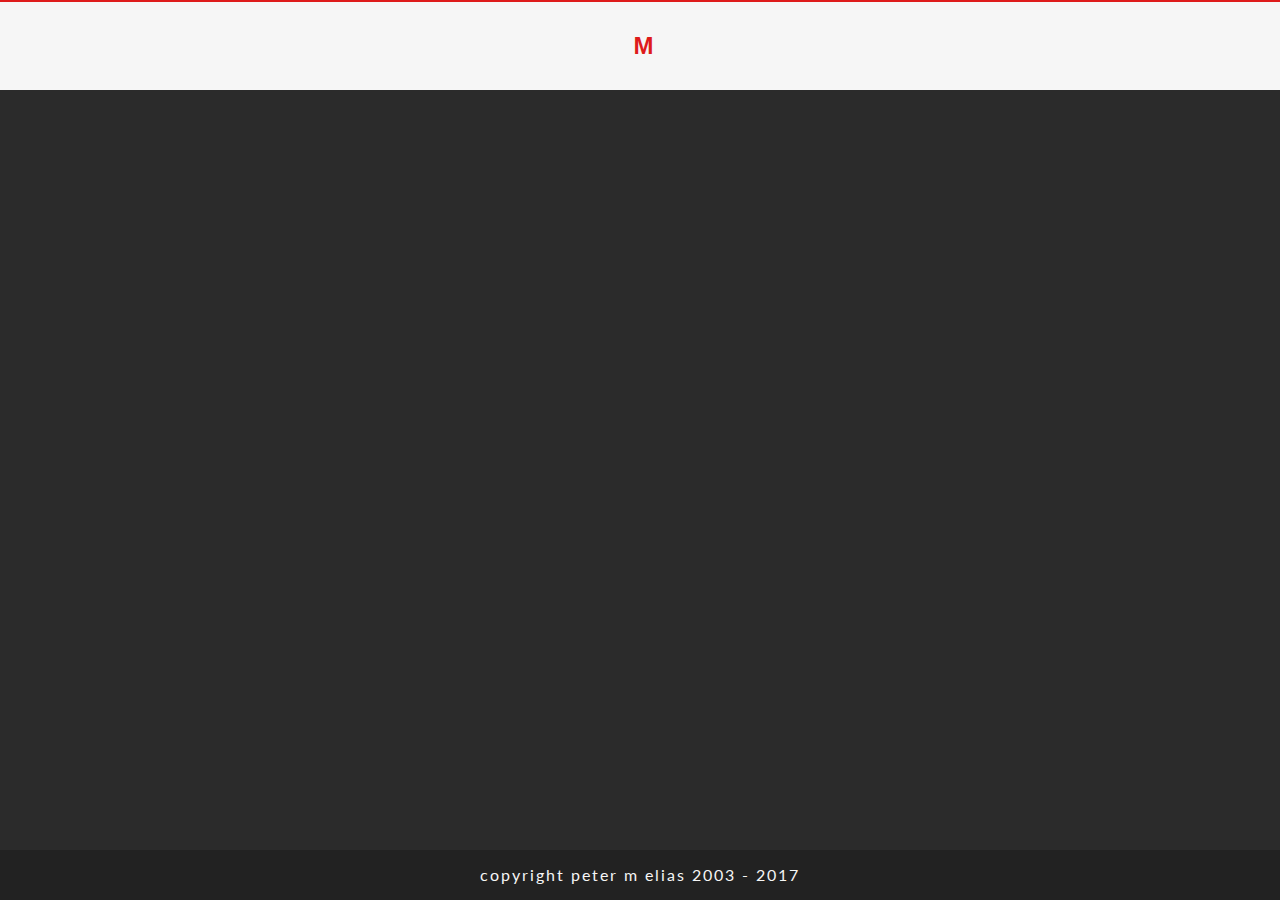
<file: index.html>
<!DOCTYPE html>

<html><head><meta charset="utf-8" /><meta content="width=device-width, initial-scale=1.0" name="viewport" /><link href="/apple-touch-icon-57x57.png" rel="apple-touch-icon" sizes="57x57" /><link href="/apple-touch-icon-60x60.png" rel="apple-touch-icon" sizes="60x60" /><link href="/apple-touch-icon-72x72.png" rel="apple-touch-icon" sizes="72x72" /><link href="/apple-touch-icon-76x76.png" rel="apple-touch-icon" sizes="76x76" /><link href="/apple-touch-icon-114x114.png" rel="apple-touch-icon" sizes="114x114" /><link href="/apple-touch-icon-120x120.png" rel="apple-touch-icon" sizes="120x120" /><link href="/apple-touch-icon-144x144.png" rel="apple-touch-icon" sizes="144x144" /><link href="/apple-touch-icon-152x152.png" rel="apple-touch-icon" sizes="152x152" /><link href="/apple-touch-icon-180x180.png" rel="apple-touch-icon" sizes="180x180" /><link href="/favicon-32x32.png" rel="icon" sizes="32x32" type="image/png" /><link href="/android-chrome-192x192.png" rel="icon" sizes="192x192" type="image/png" /><link href="/favicon-96x96.png" rel="icon" sizes="96x96" type="image/png" /><link href="/favicon-16x16.png" rel="icon" sizes="16x16" type="image/png" /><link href="manifest.json" rel="manifest" /><link color="#5bbad5" href="/safari-pinned-tab.svg" rel="mask-icon" /><meta content="#da532c" name="msapplication-TileColor" /><meta content="/mstile-144x144.png" name="msapplication-TileImage" /><meta content="#ffffff" name="theme-color" /><link href="/bundles/f75509d23d13/all.min.css" rel="stylesheet" /><link href="https://fonts.googleapis.com/css?family=Lato:400,300,400italic,700,900" rel="stylesheet" type="text/css" /><link href="https://fonts.googleapis.com/css?family=Quicksand:400,700" rel="stylesheet" type="text/css" /><link href="https://fonts.googleapis.com/css?family=Josefin+Sans:400,700italic,700,600italic,600,400italic,300italic,300" rel="stylesheet" type="text/css" /><script src="/bundles/a9f223413071/all.min.js"></script><script>!function(e,a,t,n,c,o,s){e.GoogleAnalyticsObject=c,e[c]=e[c]||function(){(e[c].q=e[c].q||[]).push(arguments)},e[c].l=1*new Date,o=a.createElement(t),s=a.getElementsByTagName(t)[0],o.async=1,o.src=n,s.parentNode.insertBefore(o,s)}(window,document,"script","//www.google-analytics.com/analytics.js","ga"),ga("create","UA-22539794-3","auto"),ga("send","pageview");</script><title>Peter M. Elias - Full Stack Developer</title></head><body><section class="l-hero"><article class="header" id="header"><article class="header__content"><h1 class="header__title"><span class="header__peter" id="peter">Peter</span><span class="header__m" id="m">M</span><span class="header__elias" id="elias">Elias</span></h1><h5 class="header__tag">~ Developer &amp; Entrepreneur ~</h5></article></article></section><section class="l-main is-transparent" id="main"><section class="l-navigation"><article class="navlist" id="navlist"><article class="spin-button" id="navlist-expand"><span class="spin-button__icon"></span></article><ul class="navlist__list" id="navlist-list"><li class="navlist__item  "><a href="/projects/">projects</a></li><li class="navlist__item  "><a href="https://medium.com/@petermelias" target="_blank">writings</a></li><li class="navlist__item  "><a href="/engineering-philosophy/">engineering</a></li><li class="navlist__item  "><a href="/about/">about</a></li><li class="navlist__item  "><a href="https://www.github.com/petermelias" target="_blank">github</a></li></ul></article></section><section class="l-page"><article class="intent"><h3 class="page-header">Welcome.</h3><p class="intent__blurb">Take a look at some of my <a href="/projects/">recent projects </a>or read some of <a href="https://medium.com/@petermelias/" target="_blank">things I have written about.</a></p><p class="intent__blurb">My <a href="/engineering-philosophy/">engineering philosophy</a> and the <a href="/about/">story of my journey</a> as a software engineer might also be interesting.</p></article></section></section><section class="l-footer"><footer><section class="footer-content"><p class="footer__text">copyright peter m elias 2003 - 2017</p></section></footer></section><button class="js-intercom-cta hidden"></button><script src="/javascript/intercom.js" type="text/javascript"></script></body></html>
</file>
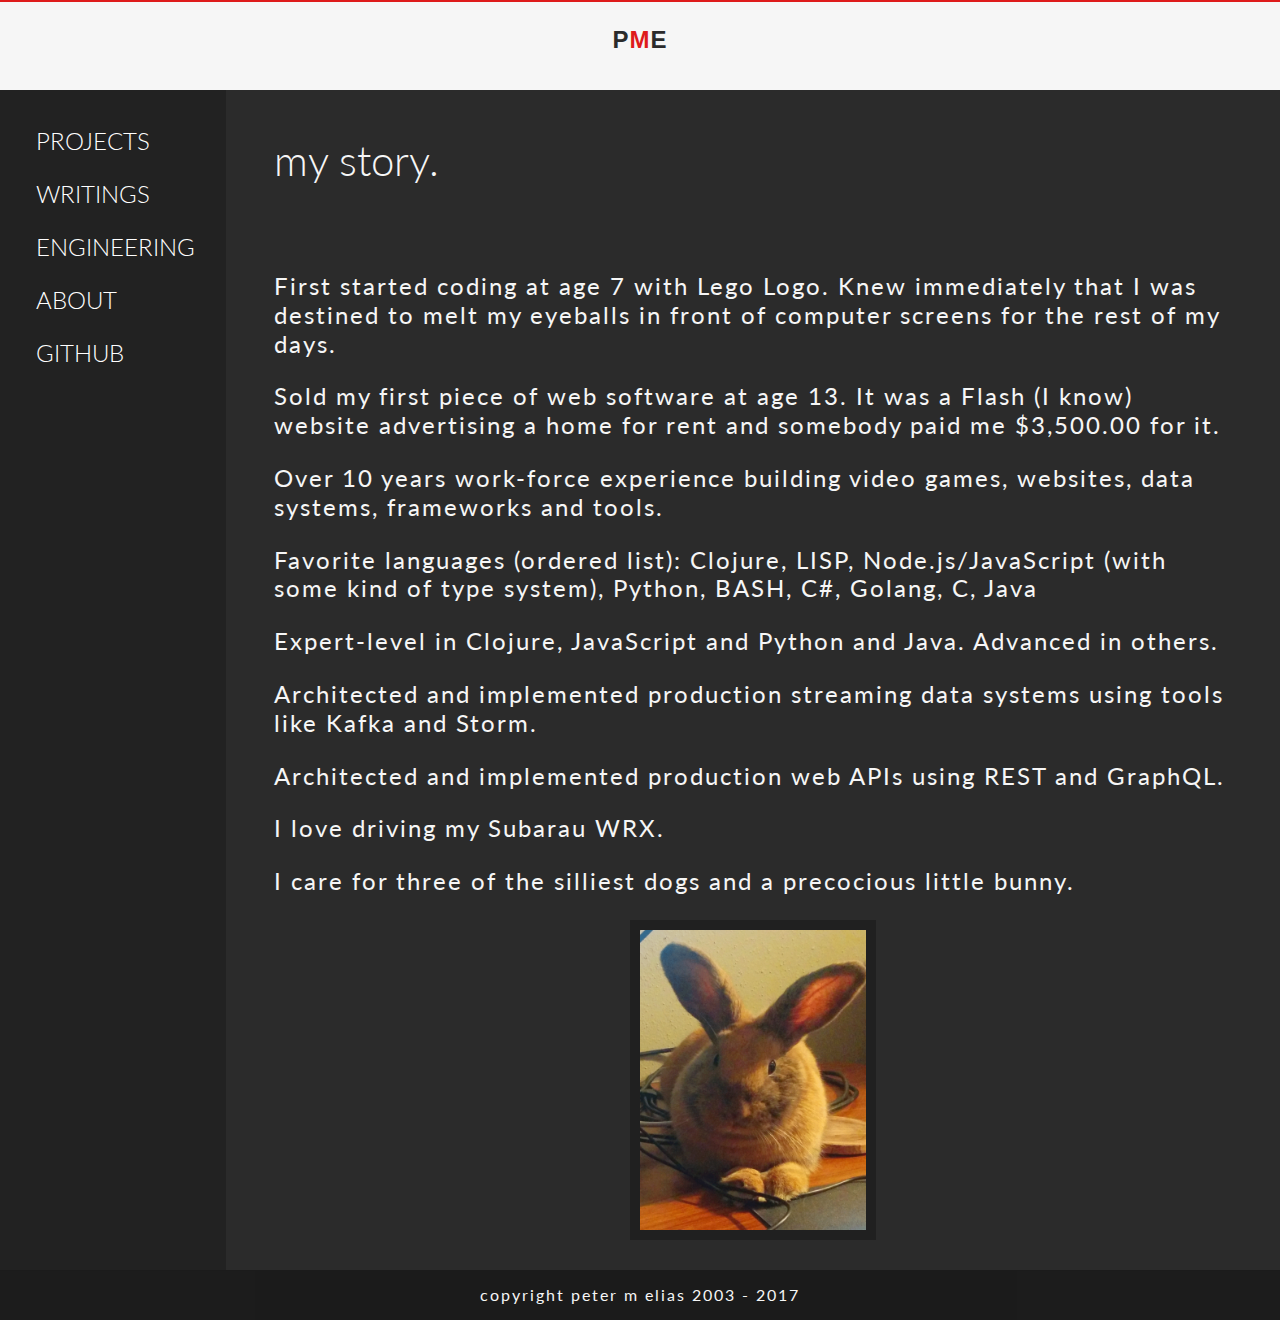
<file: about/index.html>
<!DOCTYPE html>

<html><head><meta charset="utf-8" /><meta content="width=device-width, initial-scale=1.0" name="viewport" /><link href="/apple-touch-icon-57x57.png" rel="apple-touch-icon" sizes="57x57" /><link href="/apple-touch-icon-60x60.png" rel="apple-touch-icon" sizes="60x60" /><link href="/apple-touch-icon-72x72.png" rel="apple-touch-icon" sizes="72x72" /><link href="/apple-touch-icon-76x76.png" rel="apple-touch-icon" sizes="76x76" /><link href="/apple-touch-icon-114x114.png" rel="apple-touch-icon" sizes="114x114" /><link href="/apple-touch-icon-120x120.png" rel="apple-touch-icon" sizes="120x120" /><link href="/apple-touch-icon-144x144.png" rel="apple-touch-icon" sizes="144x144" /><link href="/apple-touch-icon-152x152.png" rel="apple-touch-icon" sizes="152x152" /><link href="/apple-touch-icon-180x180.png" rel="apple-touch-icon" sizes="180x180" /><link href="/favicon-32x32.png" rel="icon" sizes="32x32" type="image/png" /><link href="/android-chrome-192x192.png" rel="icon" sizes="192x192" type="image/png" /><link href="/favicon-96x96.png" rel="icon" sizes="96x96" type="image/png" /><link href="/favicon-16x16.png" rel="icon" sizes="16x16" type="image/png" /><link href="manifest.json" rel="manifest" /><link color="#5bbad5" href="/safari-pinned-tab.svg" rel="mask-icon" /><meta content="#da532c" name="msapplication-TileColor" /><meta content="/mstile-144x144.png" name="msapplication-TileImage" /><meta content="#ffffff" name="theme-color" /><link href="/bundles/f75509d23d13/all.min.css" rel="stylesheet" /><link href="https://fonts.googleapis.com/css?family=Lato:400,300,400italic,700,900" rel="stylesheet" type="text/css" /><link href="https://fonts.googleapis.com/css?family=Quicksand:400,700" rel="stylesheet" type="text/css" /><link href="https://fonts.googleapis.com/css?family=Josefin+Sans:400,700italic,700,600italic,600,400italic,300italic,300" rel="stylesheet" type="text/css" /><script src="/bundles/a9f223413071/all.min.js"></script><script>!function(e,a,t,n,c,o,s){e.GoogleAnalyticsObject=c,e[c]=e[c]||function(){(e[c].q=e[c].q||[]).push(arguments)},e[c].l=1*new Date,o=a.createElement(t),s=a.getElementsByTagName(t)[0],o.async=1,o.src=n,s.parentNode.insertBefore(o,s)}(window,document,"script","//www.google-analytics.com/analytics.js","ga"),ga("create","UA-22539794-3","auto"),ga("send","pageview");</script><title>Peter M. Elias - Full Stack Developer</title></head><body><section class="l-header"><article class="header-mini"><article class="header-mini__content"><a href="/"></a><h6 class="header-mini__title">P<span class="header-mini__red">M</span>E</h6><h5 class="header-mini__current-page">about</h5></article></article></section><section class="l-main"><section class="l-navigation"><article class="navlist" id="navlist"><article class="spin-button" id="navlist-expand"><span class="spin-button__icon"></span></article><ul class="navlist__list" id="navlist-list"><li class="navlist__item  "><a href="/projects/">projects</a></li><li class="navlist__item  "><a href="https://medium.com/@petermelias" target="_blank">writings</a></li><li class="navlist__item  "><a href="/engineering-philosophy/">engineering</a></li><li class="navlist__item  "><a href="/about/">about</a></li><li class="navlist__item  "><a href="https://www.github.com/petermelias" target="_blank">github</a></li></ul></article></section><section class="l-page"><article class="about-content"><h3 class="page-header">my story.</h3><p class="about-content__blurb">First started coding at age 7 with Lego Logo. Knew immediately that I was destined to melt my eyeballs in front of computer screens for the rest of my days.</p><p class="about-content__blurb">Sold my first piece of web software at age 13. It was a Flash (I know) website advertising a home for rent and somebody paid me $3,500.00 for it.</p><p class="about-content__blurb">Over 10 years work-force experience building video games, websites, data systems, frameworks and tools.</p><p class="about-content__blurb">Favorite languages (ordered list): Clojure, LISP, Node.js/JavaScript (with some kind of type system), Python, BASH, C#, Golang, C, Java</p><p class="about-content__blurb">Expert-level in Clojure, JavaScript and Python and Java. Advanced in others.</p><p class="about-content__blurb">Architected and implemented production streaming data systems using tools like Kafka and Storm.</p><p class="about-content__blurb">Architected and implemented production web APIs using REST and GraphQL.</p><p class="about-content__blurb">I love driving my Subarau WRX.</p><p class="about-content__blurb">I care for three of the silliest dogs and a precocious little bunny.</p><article class="buntin-container"><img class="buntin" src="/images/buntin-thumb-111.png" srcset="/images/buntin-large-1112.png 1112w, /images/buntin-med-556.png 556w, /images/buntin-small-278.png 278w, /images/buntin-thumb-111.png 111w" /></article></article></section></section><section class="l-footer"><footer><section class="footer-content"></section></footer></section><section class="l-footer"><footer><section class="footer-content"><p class="footer__text">copyright peter m elias 2003 - 2017</p></section></footer></section><button class="js-intercom-cta hidden"></button><script src="/javascript/intercom.js" type="text/javascript"></script></body></html>
</file>
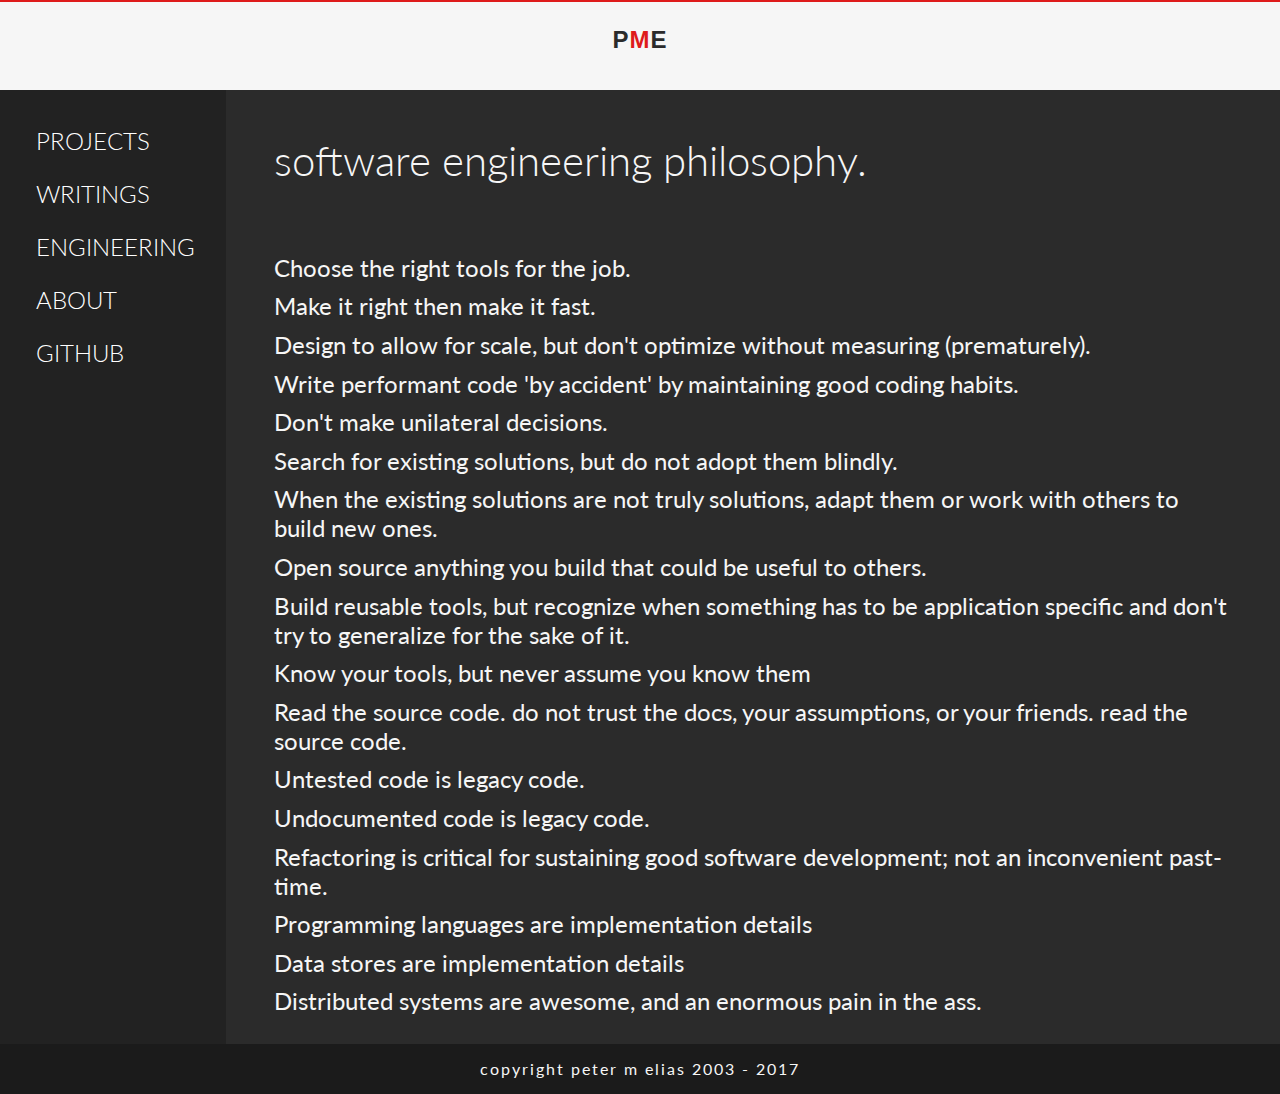
<file: engineering-philosophy/index.html>
<!DOCTYPE html>

<html><head><meta charset="utf-8" /><meta content="width=device-width, initial-scale=1.0" name="viewport" /><link href="/apple-touch-icon-57x57.png" rel="apple-touch-icon" sizes="57x57" /><link href="/apple-touch-icon-60x60.png" rel="apple-touch-icon" sizes="60x60" /><link href="/apple-touch-icon-72x72.png" rel="apple-touch-icon" sizes="72x72" /><link href="/apple-touch-icon-76x76.png" rel="apple-touch-icon" sizes="76x76" /><link href="/apple-touch-icon-114x114.png" rel="apple-touch-icon" sizes="114x114" /><link href="/apple-touch-icon-120x120.png" rel="apple-touch-icon" sizes="120x120" /><link href="/apple-touch-icon-144x144.png" rel="apple-touch-icon" sizes="144x144" /><link href="/apple-touch-icon-152x152.png" rel="apple-touch-icon" sizes="152x152" /><link href="/apple-touch-icon-180x180.png" rel="apple-touch-icon" sizes="180x180" /><link href="/favicon-32x32.png" rel="icon" sizes="32x32" type="image/png" /><link href="/android-chrome-192x192.png" rel="icon" sizes="192x192" type="image/png" /><link href="/favicon-96x96.png" rel="icon" sizes="96x96" type="image/png" /><link href="/favicon-16x16.png" rel="icon" sizes="16x16" type="image/png" /><link href="manifest.json" rel="manifest" /><link color="#5bbad5" href="/safari-pinned-tab.svg" rel="mask-icon" /><meta content="#da532c" name="msapplication-TileColor" /><meta content="/mstile-144x144.png" name="msapplication-TileImage" /><meta content="#ffffff" name="theme-color" /><link href="/bundles/f75509d23d13/all.min.css" rel="stylesheet" /><link href="https://fonts.googleapis.com/css?family=Lato:400,300,400italic,700,900" rel="stylesheet" type="text/css" /><link href="https://fonts.googleapis.com/css?family=Quicksand:400,700" rel="stylesheet" type="text/css" /><link href="https://fonts.googleapis.com/css?family=Josefin+Sans:400,700italic,700,600italic,600,400italic,300italic,300" rel="stylesheet" type="text/css" /><script src="/bundles/a9f223413071/all.min.js"></script><script>!function(e,a,t,n,c,o,s){e.GoogleAnalyticsObject=c,e[c]=e[c]||function(){(e[c].q=e[c].q||[]).push(arguments)},e[c].l=1*new Date,o=a.createElement(t),s=a.getElementsByTagName(t)[0],o.async=1,o.src=n,s.parentNode.insertBefore(o,s)}(window,document,"script","//www.google-analytics.com/analytics.js","ga"),ga("create","UA-22539794-3","auto"),ga("send","pageview");</script><title>Peter M. Elias - Full Stack Developer</title></head><body><section class="l-header"><article class="header-mini"><article class="header-mini__content"><a href="/"></a><h6 class="header-mini__title">P<span class="header-mini__red">M</span>E</h6><h5 class="header-mini__current-page">engineering philosophy.</h5></article></article></section><section class="l-main"><section class="l-navigation"><article class="navlist" id="navlist"><article class="spin-button" id="navlist-expand"><span class="spin-button__icon"></span></article><ul class="navlist__list" id="navlist-list"><li class="navlist__item  "><a href="/projects/">projects</a></li><li class="navlist__item  "><a href="https://medium.com/@petermelias" target="_blank">writings</a></li><li class="navlist__item  "><a href="/engineering-philosophy/">engineering</a></li><li class="navlist__item  "><a href="/about/">about</a></li><li class="navlist__item  "><a href="https://www.github.com/petermelias" target="_blank">github</a></li></ul></article></section><section class="l-page"><article class="about-content"><h3 class="page-header">software engineering philosophy.</h3><p class="about-content__blurb"></p><ul><li>Choose the right tools for the job.</li><li>Make it right then make it fast.</li><li>Design to allow for scale, but don't optimize without measuring (prematurely).</li><li>Write performant code 'by accident' by maintaining good coding habits.</li><li>Don't make unilateral decisions.</li><li>Search for existing solutions, but do not adopt them blindly.</li><li>When the existing solutions are not truly solutions, adapt them or work with others to build new ones.</li><li>Open source anything you build that could be useful to others.</li><li>Build reusable tools, but recognize when something has to be application specific and don't try to generalize for the sake of it.</li><li>Know your tools, but never assume you know them</li><li>Read the source code. do not trust the docs, your assumptions, or your friends. read the source code.</li><li>Untested code is legacy code.</li><li>Undocumented code is legacy code.</li><li>Refactoring is critical for sustaining good software development; not an inconvenient past-time.</li><li>Programming languages are implementation details</li><li>Data stores are implementation details</li><li>Distributed systems are awesome, and an enormous pain in the ass.</li></ul></article></section></section><section class="l-footer"><footer><section class="footer-content"></section></footer></section><section class="l-footer"><footer><section class="footer-content"><p class="footer__text">copyright peter m elias 2003 - 2017</p></section></footer></section><button class="js-intercom-cta hidden"></button><script src="/javascript/intercom.js" type="text/javascript"></script></body></html>
</file>
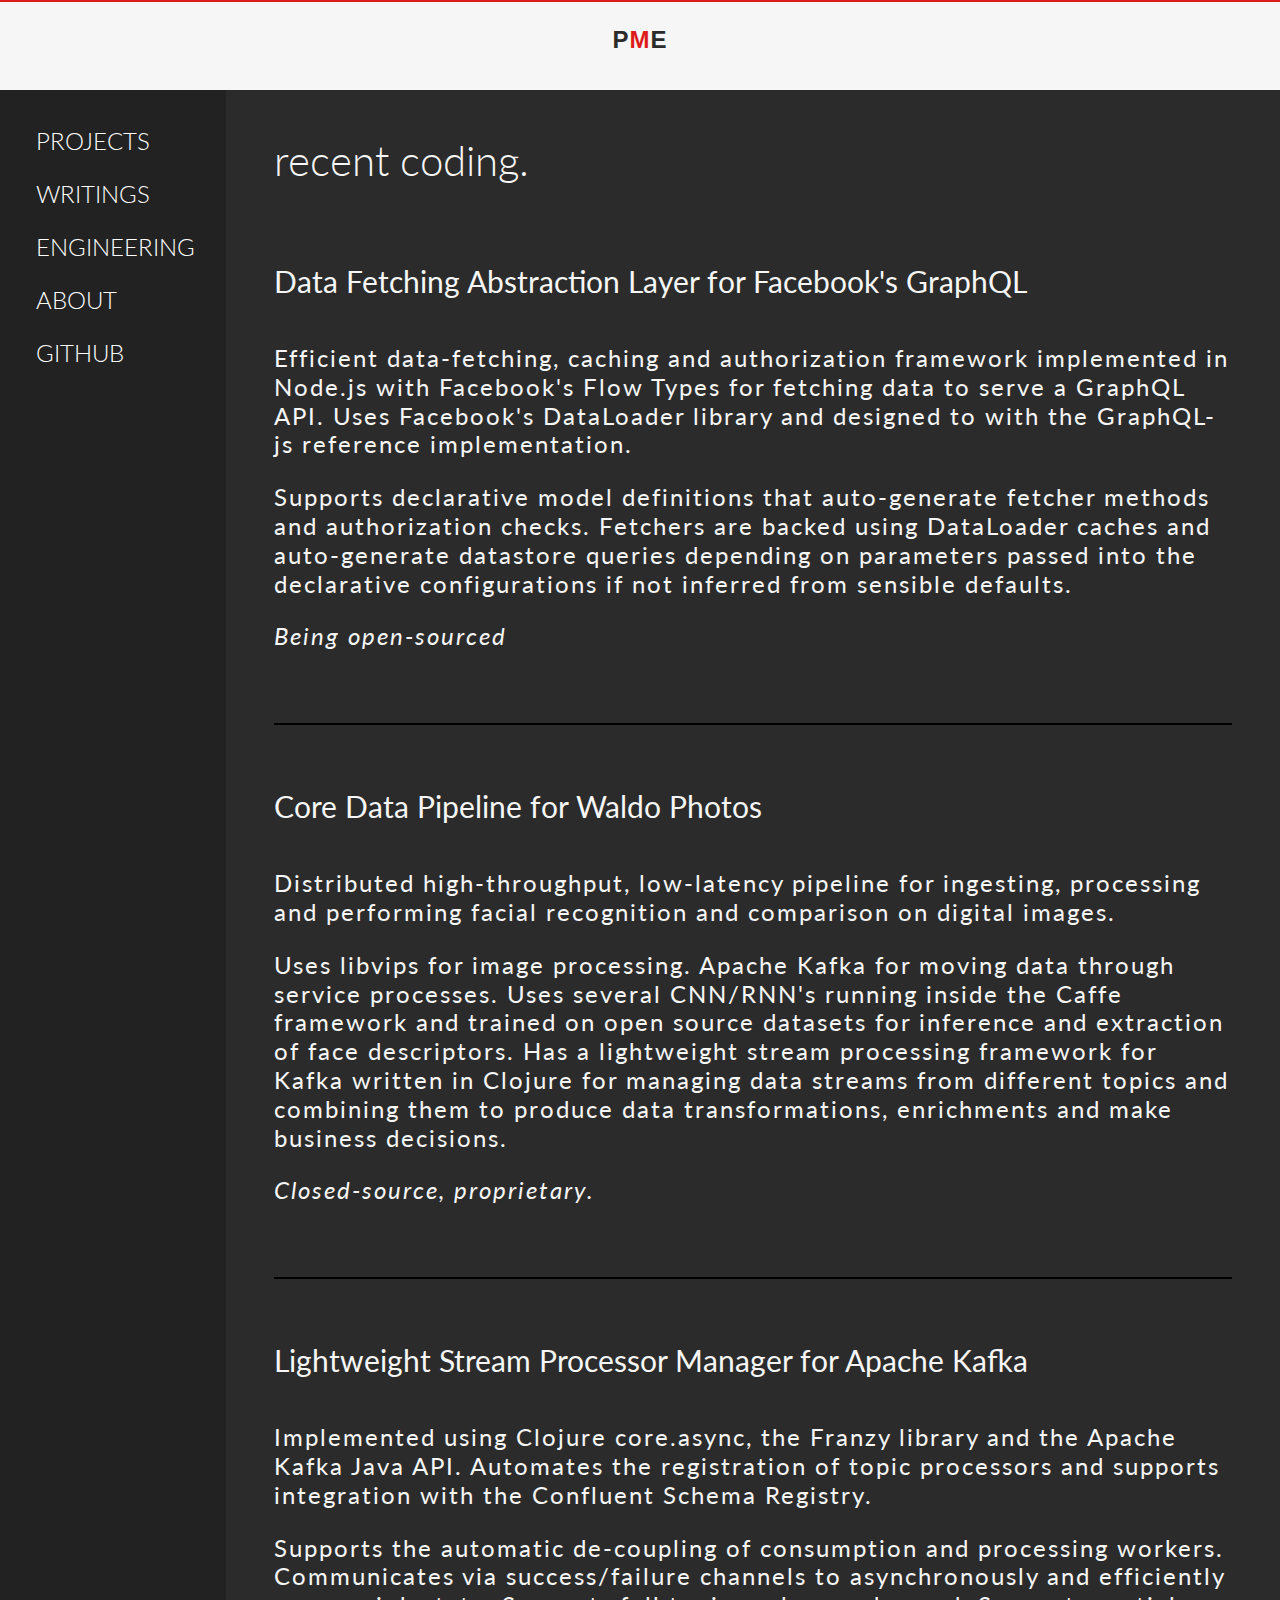
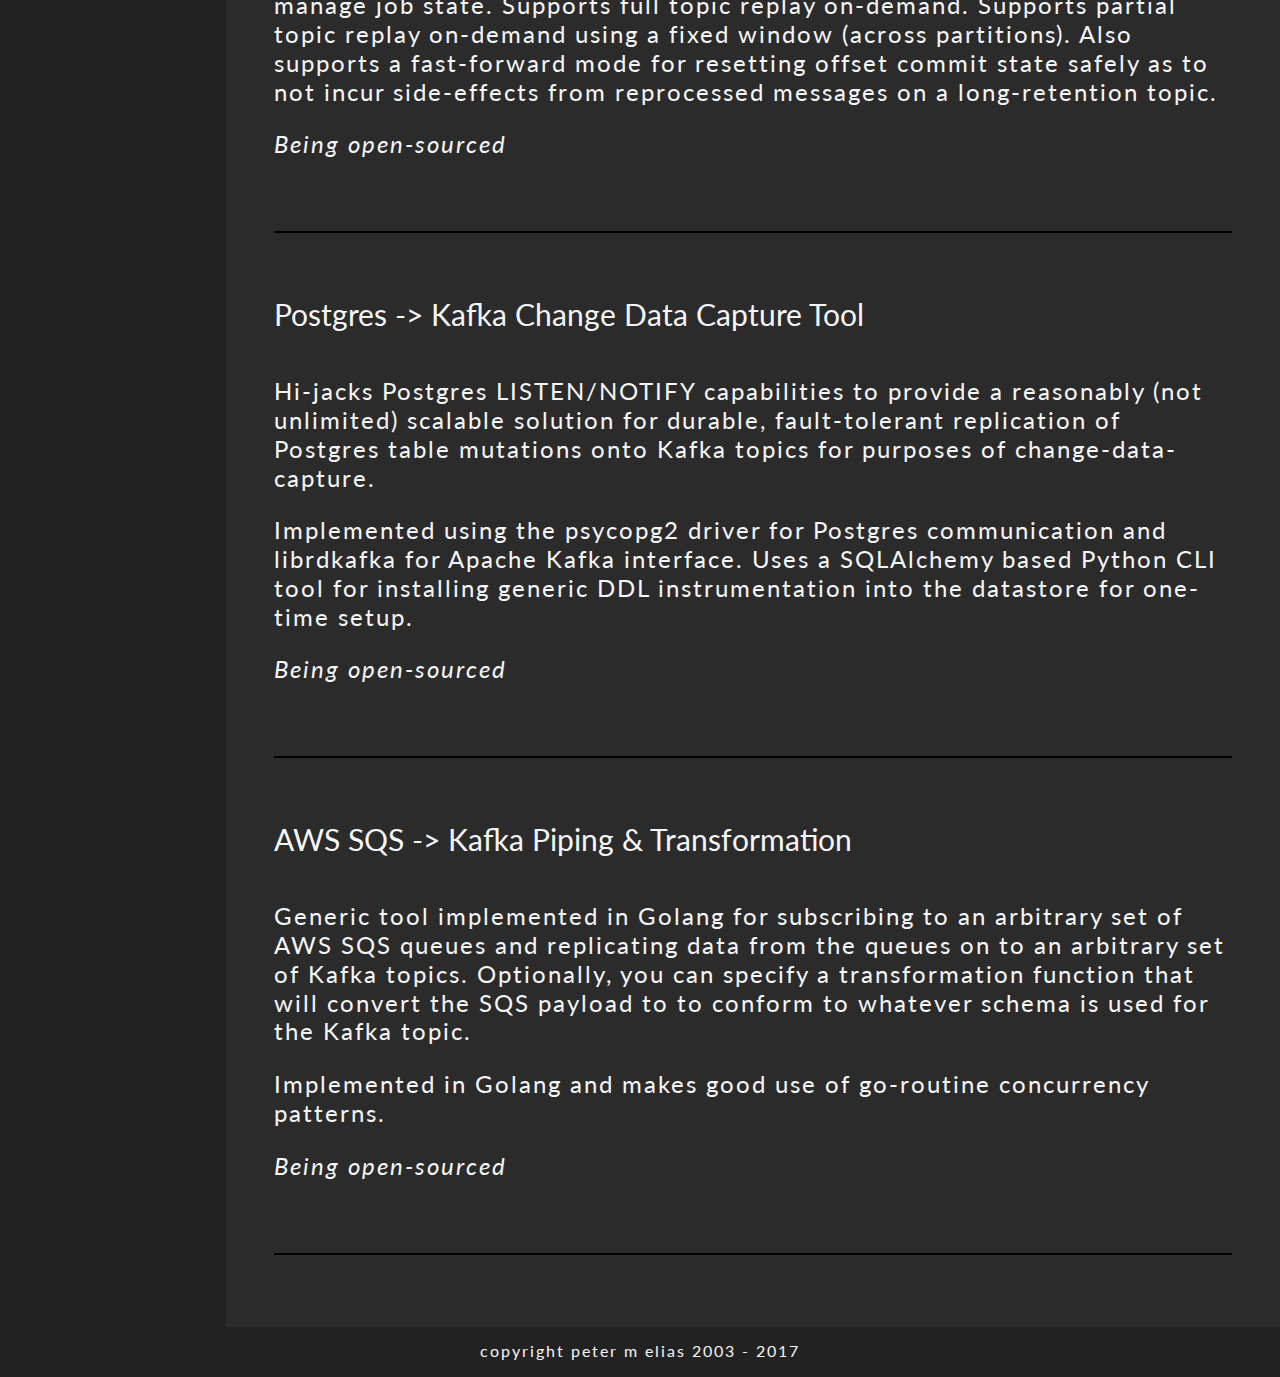
<file: projects/index.html>
<!DOCTYPE html>

<html><head><meta charset="utf-8" /><meta content="width=device-width, initial-scale=1.0" name="viewport" /><link href="/apple-touch-icon-57x57.png" rel="apple-touch-icon" sizes="57x57" /><link href="/apple-touch-icon-60x60.png" rel="apple-touch-icon" sizes="60x60" /><link href="/apple-touch-icon-72x72.png" rel="apple-touch-icon" sizes="72x72" /><link href="/apple-touch-icon-76x76.png" rel="apple-touch-icon" sizes="76x76" /><link href="/apple-touch-icon-114x114.png" rel="apple-touch-icon" sizes="114x114" /><link href="/apple-touch-icon-120x120.png" rel="apple-touch-icon" sizes="120x120" /><link href="/apple-touch-icon-144x144.png" rel="apple-touch-icon" sizes="144x144" /><link href="/apple-touch-icon-152x152.png" rel="apple-touch-icon" sizes="152x152" /><link href="/apple-touch-icon-180x180.png" rel="apple-touch-icon" sizes="180x180" /><link href="/favicon-32x32.png" rel="icon" sizes="32x32" type="image/png" /><link href="/android-chrome-192x192.png" rel="icon" sizes="192x192" type="image/png" /><link href="/favicon-96x96.png" rel="icon" sizes="96x96" type="image/png" /><link href="/favicon-16x16.png" rel="icon" sizes="16x16" type="image/png" /><link href="manifest.json" rel="manifest" /><link color="#5bbad5" href="/safari-pinned-tab.svg" rel="mask-icon" /><meta content="#da532c" name="msapplication-TileColor" /><meta content="/mstile-144x144.png" name="msapplication-TileImage" /><meta content="#ffffff" name="theme-color" /><link href="/bundles/f75509d23d13/all.min.css" rel="stylesheet" /><link href="https://fonts.googleapis.com/css?family=Lato:400,300,400italic,700,900" rel="stylesheet" type="text/css" /><link href="https://fonts.googleapis.com/css?family=Quicksand:400,700" rel="stylesheet" type="text/css" /><link href="https://fonts.googleapis.com/css?family=Josefin+Sans:400,700italic,700,600italic,600,400italic,300italic,300" rel="stylesheet" type="text/css" /><script src="/bundles/a9f223413071/all.min.js"></script><script>!function(e,a,t,n,c,o,s){e.GoogleAnalyticsObject=c,e[c]=e[c]||function(){(e[c].q=e[c].q||[]).push(arguments)},e[c].l=1*new Date,o=a.createElement(t),s=a.getElementsByTagName(t)[0],o.async=1,o.src=n,s.parentNode.insertBefore(o,s)}(window,document,"script","//www.google-analytics.com/analytics.js","ga"),ga("create","UA-22539794-3","auto"),ga("send","pageview");</script><title>Peter M. Elias - Full Stack Developer</title></head><body><section class="l-header"><article class="header-mini"><article class="header-mini__content"><a href="/"></a><h6 class="header-mini__title">P<span class="header-mini__red">M</span>E</h6><h5 class="header-mini__current-page">projects</h5></article></article></section><section class="l-main" id="main"><section class="l-navigation"><article class="navlist" id="navlist"><article class="spin-button" id="navlist-expand"><span class="spin-button__icon"></span></article><ul class="navlist__list" id="navlist-list"><li class="navlist__item  "><a href="/projects/">projects</a></li><li class="navlist__item  "><a href="https://medium.com/@petermelias" target="_blank">writings</a></li><li class="navlist__item  "><a href="/engineering-philosophy/">engineering</a></li><li class="navlist__item  "><a href="/about/">about</a></li><li class="navlist__item  "><a href="https://www.github.com/petermelias" target="_blank">github</a></li></ul></article></section><section class="l-page"><article class="projects"><h3 class="page-header">recent coding.</h3><article class="projects__list"><article class="project"><h5 class="project__name">Data Fetching Abstraction Layer for Facebook's GraphQL</h5><p class="project__summary">Efficient data-fetching, caching and authorization framework
             implemented in Node.js with Facebook's Flow Types for fetching data to serve
             a GraphQL API. Uses Facebook's DataLoader library and designed to
             with the GraphQL-js reference implementation.</p><p class="project__blurb">Supports declarative model definitions that auto-generate fetcher
             methods and authorization checks. Fetchers are backed using DataLoader
             caches and auto-generate datastore queries depending on parameters
             passed into the declarative configurations if not inferred from
             sensible defaults.</p><p class="project__build-time">Being open-sourced</p></article><article class="project"><h5 class="project__name">Core Data Pipeline for Waldo Photos</h5><p class="project__summary">Distributed high-throughput, low-latency pipeline for ingesting,
             processing and performing facial recognition and comparison on
             digital images.</p><p class="project__blurb">Uses libvips for image processing. Apache Kafka for moving
             data through service processes. Uses several CNN/RNN's running inside
             the Caffe framework and trained on open source datasets for inference
             and extraction of face descriptors. Has a lightweight stream
             processing framework for Kafka written in Clojure for
             managing data streams from different topics and combining them to
             produce data transformations, enrichments and make business decisions.</p><p class="project__build-time">Closed-source, proprietary.</p></article><article class="project"><h5 class="project__name">Lightweight Stream Processor Manager for Apache Kafka</h5><p class="project__summary">Implemented using Clojure core.async, the Franzy library and the
             Apache Kafka Java API. Automates the registration of topic processors
             and supports integration with the Confluent Schema Registry.</p><p class="project__blurb">Supports the automatic de-coupling of consumption and processing
             workers. Communicates via success/failure channels to asynchronously
             and efficiently manage job state. Supports full topic replay on-demand.
             Supports partial topic replay on-demand using a fixed window
             (across partitions). Also supports a fast-forward mode for resetting
             offset commit state safely as to not incur side-effects from reprocessed
             messages on a long-retention topic.</p><p class="project__build-time">Being open-sourced</p></article><article class="project"><h5 class="project__name">Postgres -&gt; Kafka Change Data Capture Tool</h5><p class="project__summary">Hi-jacks Postgres LISTEN/NOTIFY capabilities to provide a reasonably
             (not unlimited) scalable solution for durable, fault-tolerant replication
             of Postgres table mutations onto Kafka topics for purposes of change-data-capture.</p><p class="project__blurb">Implemented using the psycopg2 driver for Postgres communication
             and librdkafka for Apache Kafka interface. Uses a SQLAlchemy based
             Python CLI tool for installing generic DDL instrumentation into the
             datastore for one-time setup.</p><p class="project__build-time">Being open-sourced</p></article><article class="project"><h5 class="project__name">AWS SQS -&gt; Kafka Piping &amp; Transformation</h5><p class="project__summary">Generic tool implemented in Golang for subscribing to an arbitrary
             set of AWS SQS queues and replicating data from the queues on to an
             arbitrary set of Kafka topics. Optionally, you can specify a
             transformation function that will convert the SQS payload to
             to conform to whatever schema is used for the Kafka topic.</p><p class="project__blurb">Implemented in Golang and makes good use of go-routine concurrency
              patterns.</p><p class="project__build-time">Being open-sourced</p></article></article></article></section></section><section class="l-footer"><footer><section class="footer-content"><p class="footer__text">copyright peter m elias 2003 - 2017</p></section></footer></section><button class="js-intercom-cta hidden"></button><script src="/javascript/intercom.js" type="text/javascript"></script></body></html>
</file>
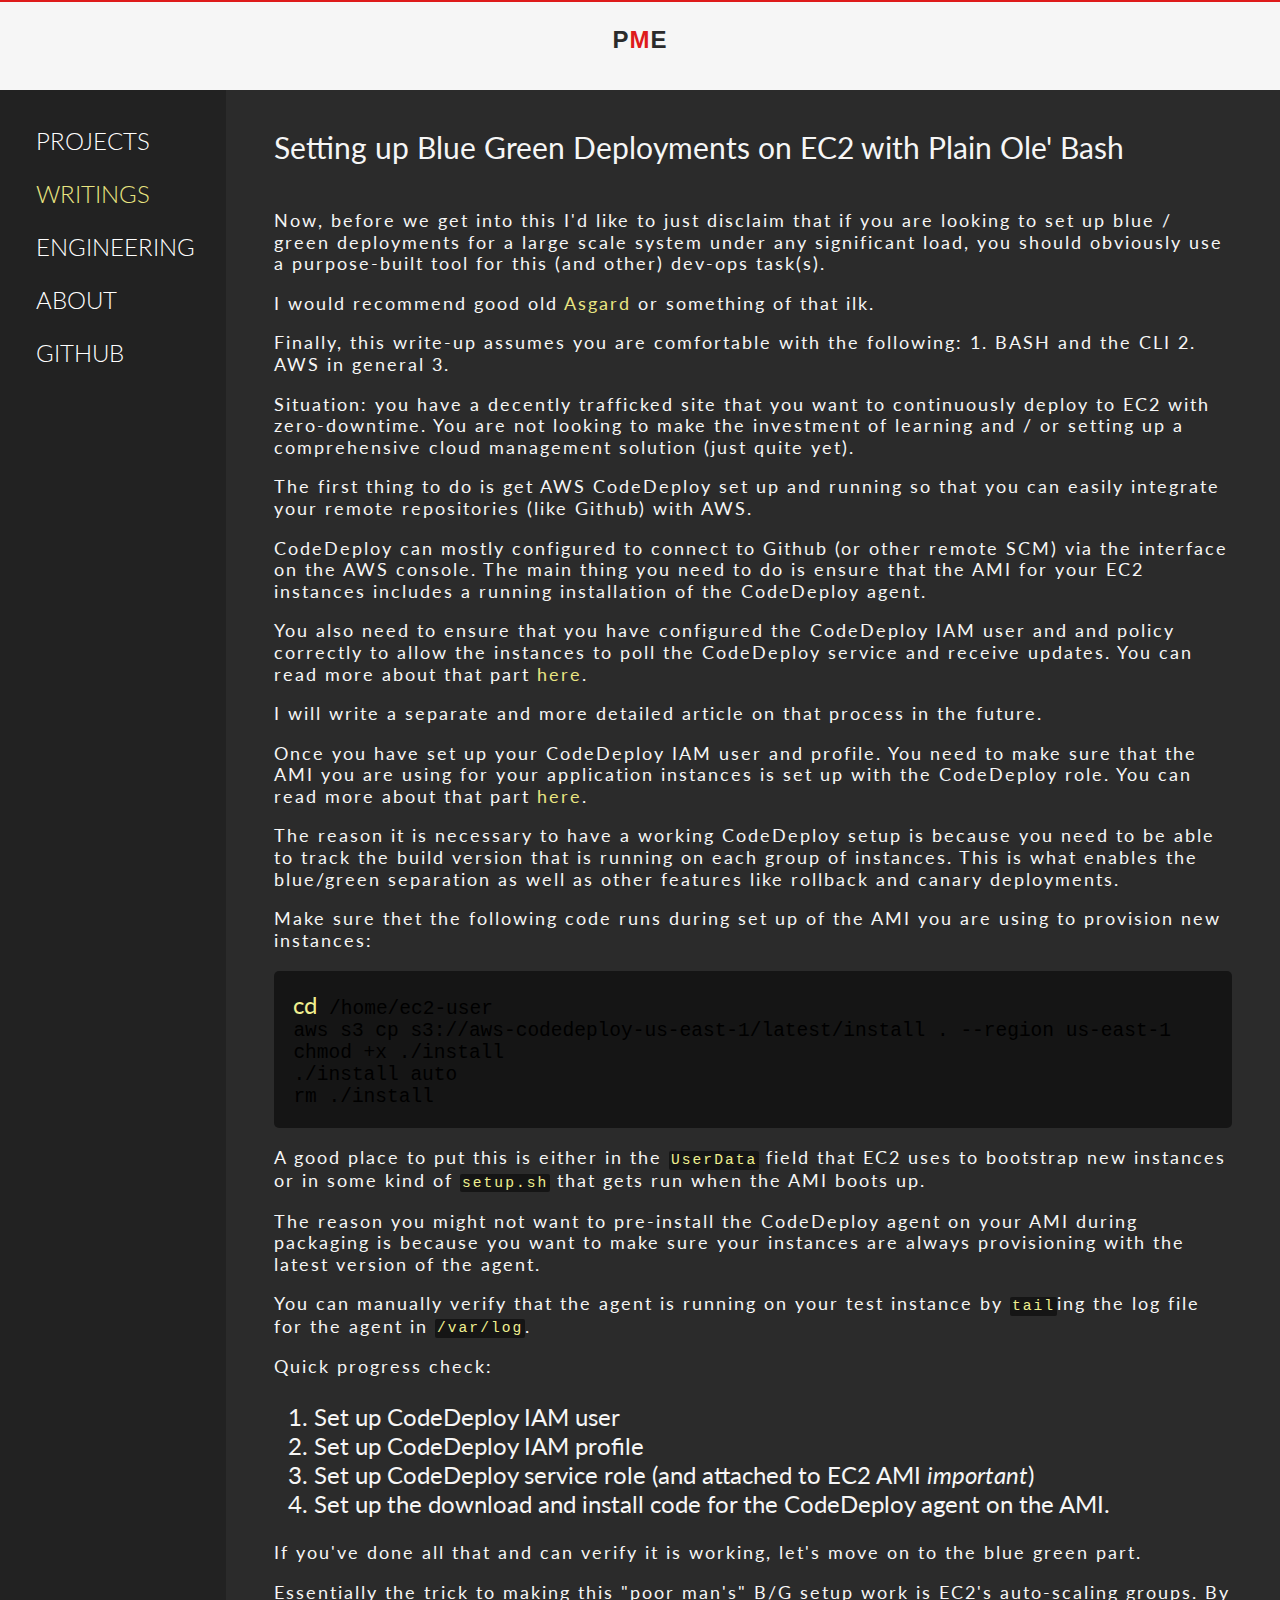
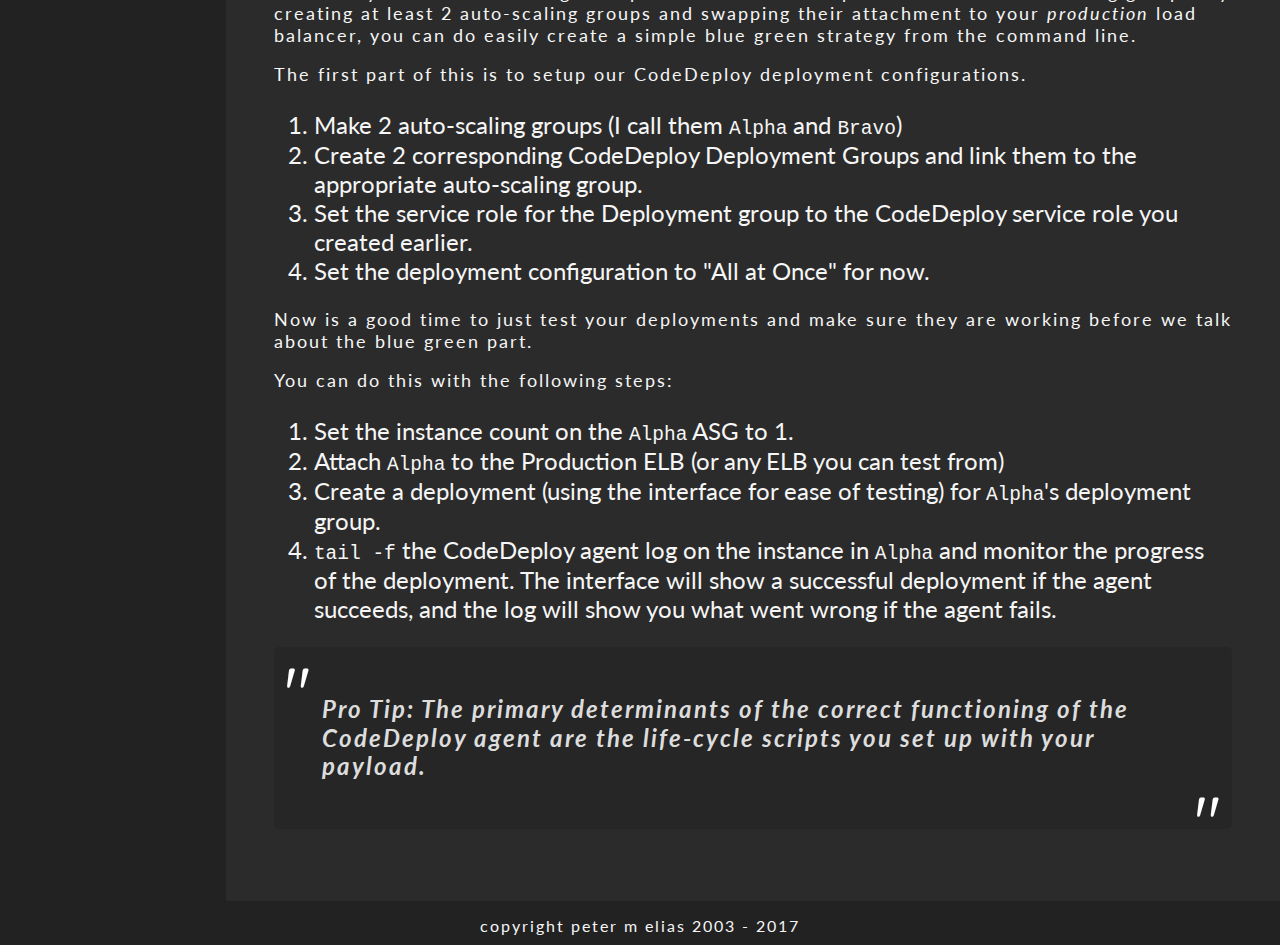
<file: writings/blue-green-deployments-using-eC2-and-plain-old-bash/index.html>
<!DOCTYPE html>

<html><head><meta charset="utf-8" /><meta content="width=device-width, initial-scale=1.0" name="viewport" /><link href="/apple-touch-icon-57x57.png" rel="apple-touch-icon" sizes="57x57" /><link href="/apple-touch-icon-60x60.png" rel="apple-touch-icon" sizes="60x60" /><link href="/apple-touch-icon-72x72.png" rel="apple-touch-icon" sizes="72x72" /><link href="/apple-touch-icon-76x76.png" rel="apple-touch-icon" sizes="76x76" /><link href="/apple-touch-icon-114x114.png" rel="apple-touch-icon" sizes="114x114" /><link href="/apple-touch-icon-120x120.png" rel="apple-touch-icon" sizes="120x120" /><link href="/apple-touch-icon-144x144.png" rel="apple-touch-icon" sizes="144x144" /><link href="/apple-touch-icon-152x152.png" rel="apple-touch-icon" sizes="152x152" /><link href="/apple-touch-icon-180x180.png" rel="apple-touch-icon" sizes="180x180" /><link href="/favicon-32x32.png" rel="icon" sizes="32x32" type="image/png" /><link href="/android-chrome-192x192.png" rel="icon" sizes="192x192" type="image/png" /><link href="/favicon-96x96.png" rel="icon" sizes="96x96" type="image/png" /><link href="/favicon-16x16.png" rel="icon" sizes="16x16" type="image/png" /><link href="manifest.json" rel="manifest" /><link color="#5bbad5" href="/safari-pinned-tab.svg" rel="mask-icon" /><meta content="#da532c" name="msapplication-TileColor" /><meta content="/mstile-144x144.png" name="msapplication-TileImage" /><meta content="#ffffff" name="theme-color" /><link href="/bundles/f75509d23d13/all.min.css" rel="stylesheet" /><link href="https://fonts.googleapis.com/css?family=Lato:400,300,400italic,700,900" rel="stylesheet" type="text/css" /><link href="https://fonts.googleapis.com/css?family=Quicksand:400,700" rel="stylesheet" type="text/css" /><link href="https://fonts.googleapis.com/css?family=Josefin+Sans:400,700italic,700,600italic,600,400italic,300italic,300" rel="stylesheet" type="text/css" /><script src="/bundles/a9f223413071/all.min.js"></script><script>!function(e,a,t,n,c,o,s){e.GoogleAnalyticsObject=c,e[c]=e[c]||function(){(e[c].q=e[c].q||[]).push(arguments)},e[c].l=1*new Date,o=a.createElement(t),s=a.getElementsByTagName(t)[0],o.async=1,o.src=n,s.parentNode.insertBefore(o,s)}(window,document,"script","//www.google-analytics.com/analytics.js","ga"),ga("create","UA-22539794-3","auto"),ga("send","pageview");</script><title>Peter M. Elias - Full Stack Developer</title></head><body><section class="l-header"><article class="header-mini"><article class="header-mini__content"><a href="/"></a><h6 class="header-mini__title">P<span class="header-mini__red">M</span>E</h6><h5 class="header-mini__current-page">writing</h5></article></article></section><section class="l-main" id="main"><section class="l-navigation"><article class="navlist" id="navlist"><article class="spin-button" id="navlist-expand"><span class="spin-button__icon"></span></article><ul class="navlist__list" id="navlist-list"><li class="navlist__item  "><a href="/projects/">projects</a></li><li class="navlist__item  active"><a href="https://medium.com/@petermelias" target="_blank">writings</a></li><li class="navlist__item  "><a href="/engineering-philosophy/">engineering</a></li><li class="navlist__item  "><a href="/about/">about</a></li><li class="navlist__item  "><a href="https://www.github.com/petermelias" target="_blank">github</a></li></ul></article></section><section class="l-page"><section class="writing"><h5>Setting up Blue Green Deployments on EC2 with Plain Ole' Bash</h5><p>Now, before we get into this I'd like to just disclaim that if you are looking to set up blue / green deployments for a large scale system under any significant load, you should obviously use a purpose-built tool for this (and other) dev-ops task(s).</p><p>I would recommend good old <a href="https://github.com/Netflix/asgard" target="_blank">Asgard</a> or something of that ilk.</p><p>Finally, this write-up assumes you are comfortable with the following: 1. BASH and the CLI 2. AWS in general 3. </p><p>Situation: you have a decently trafficked site that you want to continuously deploy to EC2 with zero-downtime. You are not looking to make the investment of learning and / or setting up a comprehensive cloud management solution (just quite yet).</p><p>The first thing to do is get AWS CodeDeploy set up and running so that you can easily integrate your remote repositories (like Github) with AWS.</p><p>CodeDeploy can mostly configured to connect to Github (or other remote SCM) via the interface on the AWS console. The main thing you need to do is ensure that the AMI for your EC2 instances includes a running installation of the CodeDeploy agent.</p><p>You also need to ensure that you have configured the CodeDeploy IAM user and and policy correctly to allow the instances to poll the CodeDeploy service and receive updates. You can read more about that part <a href="http://docs.aws.amazon.com/codedeploy/latest/userguide/getting-started-setup.html" target="_blank">here</a>.</p><p>I will write a separate and more detailed article on that process in the future.</p><p>Once you have set up your CodeDeploy IAM user and profile. You need to make sure that the AMI you are using for your application instances is set up with the CodeDeploy role. You can read more about that part <a href="http://docs.aws.amazon.com/codedeploy/latest/userguide/how-to-create-service-role.html" target="_blank">here</a>.</p><p>The reason it is necessary to have a working CodeDeploy setup is because you need to be able to track the build version that is running on each group of instances. This is what enables the blue/green separation as well as other features like rollback and canary deployments.</p><p>Make sure thet the following code runs during set up of the AMI you are using to provision new instances:</p>
<pre><code class="codehilite"><span class="nb">cd</span> /home/ec2-user
aws s3 cp s3://aws-codedeploy-us-east-1/latest/install . --region us-east-1
chmod +x ./install
./install auto
rm ./install
</code></pre><p>A good place to put this is either in the <code>UserData</code> field that EC2 uses to bootstrap new instances or in some kind of <code>setup.sh</code> that gets run when the AMI boots up.</p><p>The reason you might not want to pre-install the CodeDeploy agent on your AMI during packaging is because you want to make sure your instances are always provisioning with the latest version of the agent.</p><p>You can manually verify that the agent is running on your test instance by <code>tail</code>ing the log file for the agent in <code>/var/log</code>.</p><p>Quick progress check:</p>
<ol>
  <li>Set up CodeDeploy IAM user</li>
  <li>Set up CodeDeploy IAM profile</li>
  <li>Set up CodeDeploy service role (and attached to EC2 AMI <em>important</em>)</li>
  <li>Set up the download and install code for the CodeDeploy agent on the AMI.</li>
</ol><p>If you've done all that and can verify it is working, let's move on to the blue green part.</p><p>Essentially the trick to making this "poor man's" B/G setup work is EC2's auto-scaling groups. By creating at least 2 auto-scaling groups and swapping their attachment to your <em>production</em> load balancer, you can do easily create a simple blue green strategy from the command line.</p><p>The first part of this is to setup our CodeDeploy deployment configurations.</p>
<ol>
  <li>Make 2 auto-scaling groups (I call them <code>Alpha</code> and <code>Bravo</code>)</li>
  <li>Create 2 corresponding CodeDeploy Deployment Groups and link them to the appropriate auto-scaling group.</li>
  <li>Set the service role for the Deployment group to the CodeDeploy service role you created earlier.</li>
  <li>Set the deployment configuration to "All at Once" for now.</li>
</ol><p>Now is a good time to just test your deployments and make sure they are working before we talk about the blue green part.</p><p>You can do this with the following steps:</p>
<ol>
  <li>Set the instance count on the <code>Alpha</code> ASG to 1.</li>
  <li>Attach <code>Alpha</code> to the Production ELB (or any ELB you can test from)</li>
  <li>Create a deployment (using the interface for ease of testing) for <code>Alpha</code>'s deployment group.</li>
  <li><code>tail -f</code> the CodeDeploy agent log on the instance in <code>Alpha</code> and monitor the progress of the deployment. The interface will show a successful deployment if the agent succeeds, and the log will show you what went wrong if the agent fails.</li>
</ol>
<blockquote><p>Pro Tip: The primary determinants of the correct functioning of the CodeDeploy agent are the life-cycle scripts you set up with your payload.</p>
</blockquote></section></section></section><section class="l-footer"><footer><section class="footer-content"><p class="footer__text">copyright peter m elias 2003 - 2017</p></section></footer></section><button class="js-intercom-cta hidden"></button><script src="/javascript/intercom.js" type="text/javascript"></script></body></html>
</file>
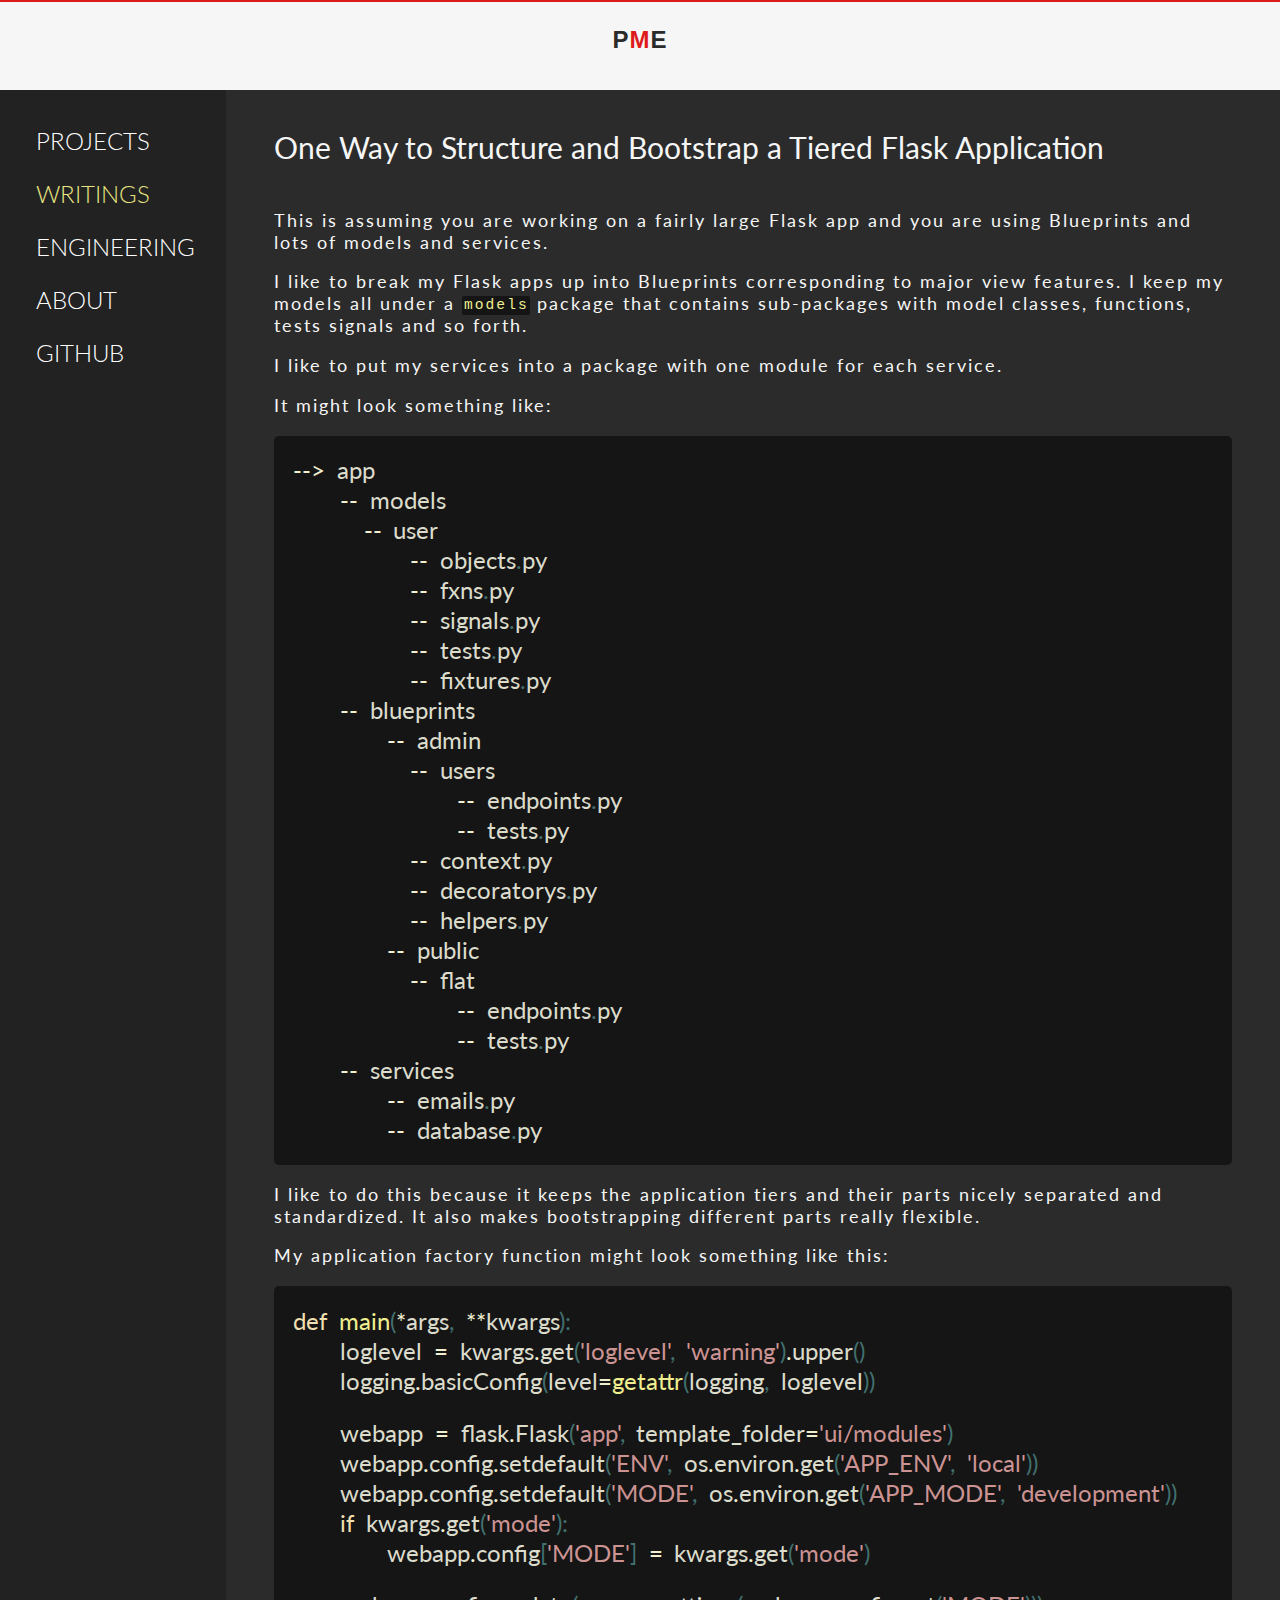
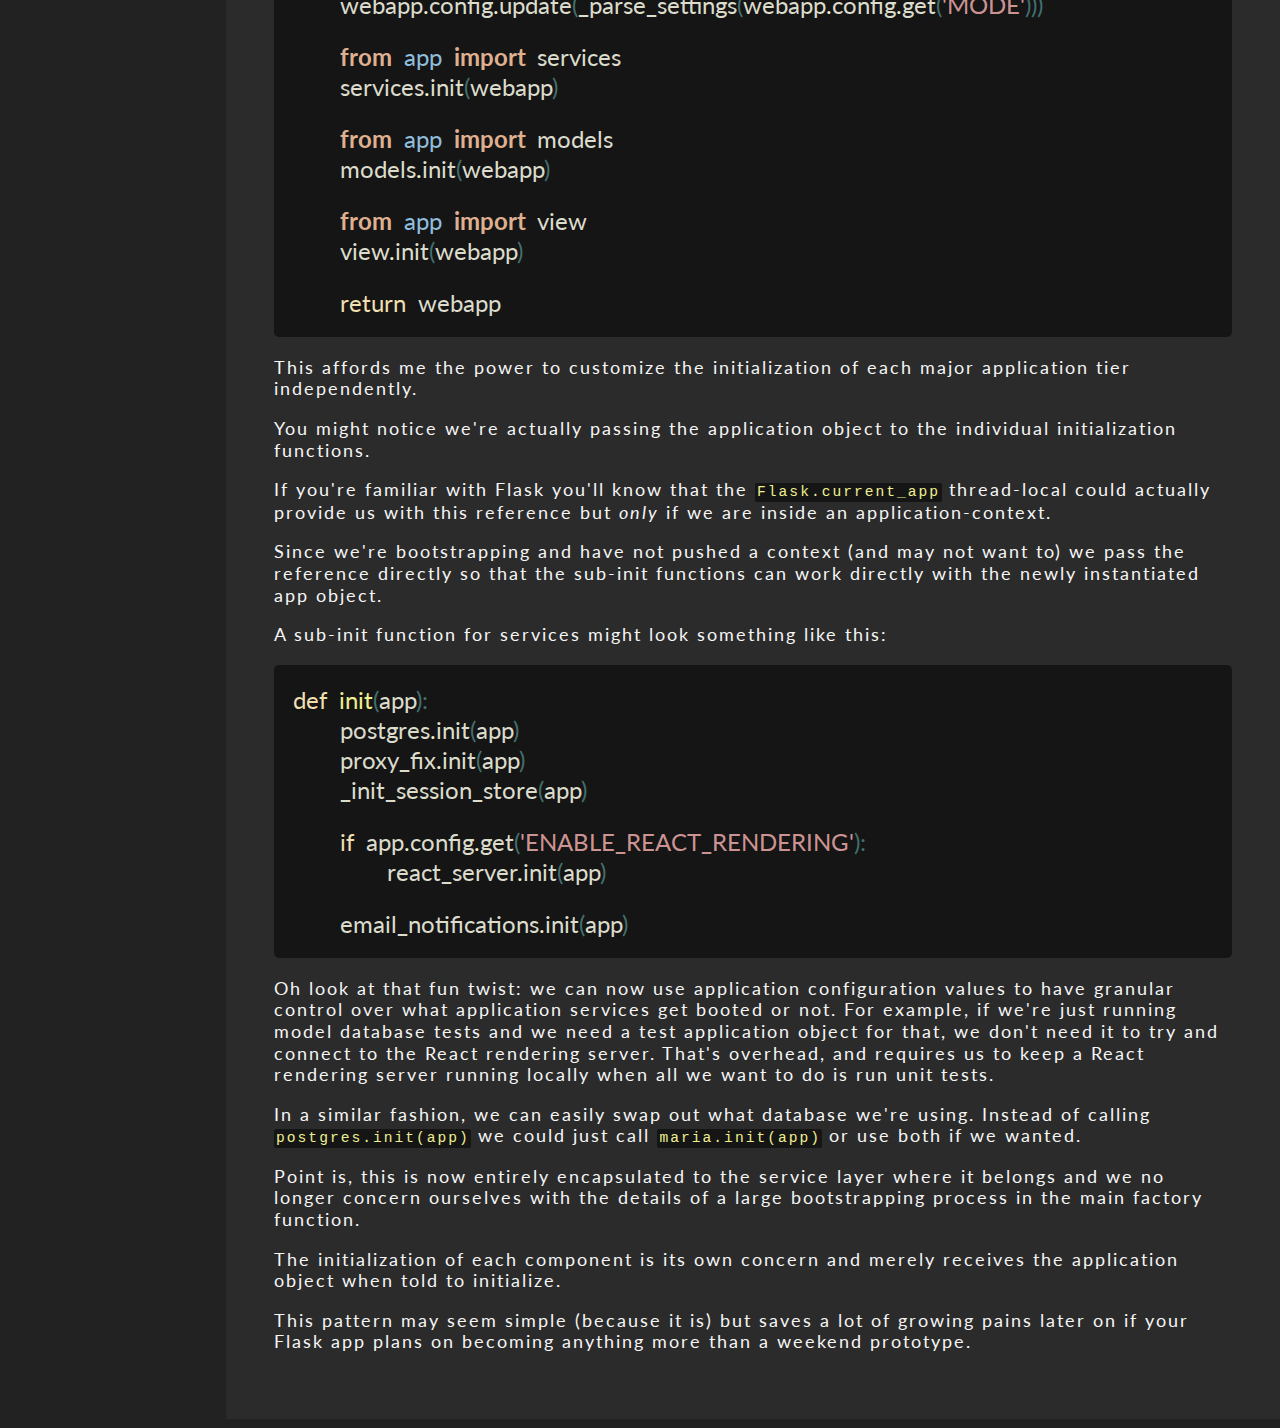
<file: writings/bootstrapping-a-flask-application/index.html>
<!DOCTYPE html>

<html><head><meta charset="utf-8" /><meta content="width=device-width, initial-scale=1.0" name="viewport" /><link href="/apple-touch-icon-57x57.png" rel="apple-touch-icon" sizes="57x57" /><link href="/apple-touch-icon-60x60.png" rel="apple-touch-icon" sizes="60x60" /><link href="/apple-touch-icon-72x72.png" rel="apple-touch-icon" sizes="72x72" /><link href="/apple-touch-icon-76x76.png" rel="apple-touch-icon" sizes="76x76" /><link href="/apple-touch-icon-114x114.png" rel="apple-touch-icon" sizes="114x114" /><link href="/apple-touch-icon-120x120.png" rel="apple-touch-icon" sizes="120x120" /><link href="/apple-touch-icon-144x144.png" rel="apple-touch-icon" sizes="144x144" /><link href="/apple-touch-icon-152x152.png" rel="apple-touch-icon" sizes="152x152" /><link href="/apple-touch-icon-180x180.png" rel="apple-touch-icon" sizes="180x180" /><link href="/favicon-32x32.png" rel="icon" sizes="32x32" type="image/png" /><link href="/android-chrome-192x192.png" rel="icon" sizes="192x192" type="image/png" /><link href="/favicon-96x96.png" rel="icon" sizes="96x96" type="image/png" /><link href="/favicon-16x16.png" rel="icon" sizes="16x16" type="image/png" /><link href="manifest.json" rel="manifest" /><link color="#5bbad5" href="/safari-pinned-tab.svg" rel="mask-icon" /><meta content="#da532c" name="msapplication-TileColor" /><meta content="/mstile-144x144.png" name="msapplication-TileImage" /><meta content="#ffffff" name="theme-color" /><link href="/bundles/f75509d23d13/all.min.css" rel="stylesheet" /><link href="https://fonts.googleapis.com/css?family=Lato:400,300,400italic,700,900" rel="stylesheet" type="text/css" /><link href="https://fonts.googleapis.com/css?family=Quicksand:400,700" rel="stylesheet" type="text/css" /><link href="https://fonts.googleapis.com/css?family=Josefin+Sans:400,700italic,700,600italic,600,400italic,300italic,300" rel="stylesheet" type="text/css" /><script src="/bundles/a9f223413071/all.min.js"></script><script>!function(e,a,t,n,c,o,s){e.GoogleAnalyticsObject=c,e[c]=e[c]||function(){(e[c].q=e[c].q||[]).push(arguments)},e[c].l=1*new Date,o=a.createElement(t),s=a.getElementsByTagName(t)[0],o.async=1,o.src=n,s.parentNode.insertBefore(o,s)}(window,document,"script","//www.google-analytics.com/analytics.js","ga"),ga("create","UA-22539794-3","auto"),ga("send","pageview");</script><title>Peter M. Elias - Full Stack Developer</title></head><body><section class="l-header"><article class="header-mini"><article class="header-mini__content"><a href="/"></a><h6 class="header-mini__title">P<span class="header-mini__red">M</span>E</h6><h5 class="header-mini__current-page">writing</h5></article></article></section><section class="l-main" id="main"><section class="l-navigation"><article class="navlist" id="navlist"><article class="spin-button" id="navlist-expand"><span class="spin-button__icon"></span></article><ul class="navlist__list" id="navlist-list"><li class="navlist__item  "><a href="/projects/">projects</a></li><li class="navlist__item  active"><a href="https://medium.com/@petermelias" target="_blank">writings</a></li><li class="navlist__item  "><a href="/engineering-philosophy/">engineering</a></li><li class="navlist__item  "><a href="/about/">about</a></li><li class="navlist__item  "><a href="https://www.github.com/petermelias" target="_blank">github</a></li></ul></article></section><section class="l-page"><section class="writing"><h5>One Way to Structure and Bootstrap a Tiered Flask Application</h5><p>This is assuming you are working on a fairly large Flask app and you are using Blueprints and lots of models and services.</p><p>I like to break my Flask apps up into Blueprints corresponding to major view features. I keep my models all under a <code>models</code> package that contains sub-packages with model classes, functions, tests signals and so forth.</p><p>I like to put my services into a package with one module for each service.</p><p>It might look something like:</p>
<pre><code class="codehilite"><span class="o">--&gt;</span> <span class="n">app</span>
    <span class="o">--</span> <span class="n">models</span>
      <span class="o">--</span> <span class="n">user</span>
          <span class="o">--</span> <span class="n">objects</span><span class="p">.</span><span class="n">py</span>
          <span class="o">--</span> <span class="n">fxns</span><span class="p">.</span><span class="n">py</span>
          <span class="o">--</span> <span class="n">signals</span><span class="p">.</span><span class="n">py</span>
          <span class="o">--</span> <span class="n">tests</span><span class="p">.</span><span class="n">py</span>
          <span class="o">--</span> <span class="n">fixtures</span><span class="p">.</span><span class="n">py</span>
    <span class="o">--</span> <span class="n">blueprints</span>
        <span class="o">--</span> <span class="n">admin</span>
          <span class="o">--</span> <span class="n">users</span>
              <span class="o">--</span> <span class="n">endpoints</span><span class="p">.</span><span class="n">py</span>
              <span class="o">--</span> <span class="n">tests</span><span class="p">.</span><span class="n">py</span>
          <span class="o">--</span> <span class="n">context</span><span class="p">.</span><span class="n">py</span>
          <span class="o">--</span> <span class="n">decoratorys</span><span class="p">.</span><span class="n">py</span>
          <span class="o">--</span> <span class="n">helpers</span><span class="p">.</span><span class="n">py</span>
        <span class="o">--</span> <span class="n">public</span>
          <span class="o">--</span> <span class="n">flat</span>
              <span class="o">--</span> <span class="n">endpoints</span><span class="p">.</span><span class="n">py</span>
              <span class="o">--</span> <span class="n">tests</span><span class="p">.</span><span class="n">py</span>
    <span class="o">--</span> <span class="n">services</span>
        <span class="o">--</span> <span class="n">emails</span><span class="p">.</span><span class="n">py</span>
        <span class="o">--</span> <span class="n">database</span><span class="p">.</span><span class="n">py</span>
</code></pre><p>I like to do this because it keeps the application tiers and their parts nicely separated and standardized. It also makes bootstrapping different parts really flexible.</p><p>My application factory function might look something like this:</p>
<pre><code class="codehilite"><span class="k">def</span> <span class="nf">main</span><span class="p">(</span><span class="o">*</span><span class="n">args</span><span class="p">,</span> <span class="o">**</span><span class="n">kwargs</span><span class="p">):</span>
    <span class="n">loglevel</span> <span class="o">=</span> <span class="n">kwargs</span><span class="o">.</span><span class="n">get</span><span class="p">(</span><span class="s">'loglevel'</span><span class="p">,</span> <span class="s">'warning'</span><span class="p">)</span><span class="o">.</span><span class="n">upper</span><span class="p">()</span>
    <span class="n">logging</span><span class="o">.</span><span class="n">basicConfig</span><span class="p">(</span><span class="n">level</span><span class="o">=</span><span class="nb">getattr</span><span class="p">(</span><span class="n">logging</span><span class="p">,</span> <span class="n">loglevel</span><span class="p">))</span>

    <span class="n">webapp</span> <span class="o">=</span> <span class="n">flask</span><span class="o">.</span><span class="n">Flask</span><span class="p">(</span><span class="s">'app'</span><span class="p">,</span> <span class="n">template_folder</span><span class="o">=</span><span class="s">'ui/modules'</span><span class="p">)</span>
    <span class="n">webapp</span><span class="o">.</span><span class="n">config</span><span class="o">.</span><span class="n">setdefault</span><span class="p">(</span><span class="s">'ENV'</span><span class="p">,</span> <span class="n">os</span><span class="o">.</span><span class="n">environ</span><span class="o">.</span><span class="n">get</span><span class="p">(</span><span class="s">'APP_ENV'</span><span class="p">,</span> <span class="s">'local'</span><span class="p">))</span>
    <span class="n">webapp</span><span class="o">.</span><span class="n">config</span><span class="o">.</span><span class="n">setdefault</span><span class="p">(</span><span class="s">'MODE'</span><span class="p">,</span> <span class="n">os</span><span class="o">.</span><span class="n">environ</span><span class="o">.</span><span class="n">get</span><span class="p">(</span><span class="s">'APP_MODE'</span><span class="p">,</span> <span class="s">'development'</span><span class="p">))</span>
    <span class="k">if</span> <span class="n">kwargs</span><span class="o">.</span><span class="n">get</span><span class="p">(</span><span class="s">'mode'</span><span class="p">):</span>
        <span class="n">webapp</span><span class="o">.</span><span class="n">config</span><span class="p">[</span><span class="s">'MODE'</span><span class="p">]</span> <span class="o">=</span> <span class="n">kwargs</span><span class="o">.</span><span class="n">get</span><span class="p">(</span><span class="s">'mode'</span><span class="p">)</span>

    <span class="n">webapp</span><span class="o">.</span><span class="n">config</span><span class="o">.</span><span class="n">update</span><span class="p">(</span><span class="n">_parse_settings</span><span class="p">(</span><span class="n">webapp</span><span class="o">.</span><span class="n">config</span><span class="o">.</span><span class="n">get</span><span class="p">(</span><span class="s">'MODE'</span><span class="p">)))</span>

    <span class="kn">from</span> <span class="nn">app</span> <span class="kn">import</span> <span class="n">services</span>
    <span class="n">services</span><span class="o">.</span><span class="n">init</span><span class="p">(</span><span class="n">webapp</span><span class="p">)</span>

    <span class="kn">from</span> <span class="nn">app</span> <span class="kn">import</span> <span class="n">models</span>
    <span class="n">models</span><span class="o">.</span><span class="n">init</span><span class="p">(</span><span class="n">webapp</span><span class="p">)</span>

    <span class="kn">from</span> <span class="nn">app</span> <span class="kn">import</span> <span class="n">view</span>
    <span class="n">view</span><span class="o">.</span><span class="n">init</span><span class="p">(</span><span class="n">webapp</span><span class="p">)</span>

    <span class="k">return</span> <span class="n">webapp</span>
</code></pre><p>This affords me the power to customize the initialization of each major application tier independently.</p><p>You might notice we're actually passing the application object to the individual initialization functions.</p><p>If you're familiar with Flask you'll know that the <code>Flask.current_app</code> thread-local could actually provide us with this reference but <em>only</em> if we are inside an application-context.</p><p>Since we're bootstrapping and have not pushed a context (and may not want to) we pass the reference directly so that the sub-init functions can work directly with the newly instantiated app object.</p><p>A sub-init function for services might look something like this:</p>
<pre><code class="codehilite"><span class="k">def</span> <span class="nf">init</span><span class="p">(</span><span class="n">app</span><span class="p">):</span>
    <span class="n">postgres</span><span class="o">.</span><span class="n">init</span><span class="p">(</span><span class="n">app</span><span class="p">)</span>
    <span class="n">proxy_fix</span><span class="o">.</span><span class="n">init</span><span class="p">(</span><span class="n">app</span><span class="p">)</span>
    <span class="n">_init_session_store</span><span class="p">(</span><span class="n">app</span><span class="p">)</span>

    <span class="k">if</span> <span class="n">app</span><span class="o">.</span><span class="n">config</span><span class="o">.</span><span class="n">get</span><span class="p">(</span><span class="s">'ENABLE_REACT_RENDERING'</span><span class="p">):</span>
        <span class="n">react_server</span><span class="o">.</span><span class="n">init</span><span class="p">(</span><span class="n">app</span><span class="p">)</span>

    <span class="n">email_notifications</span><span class="o">.</span><span class="n">init</span><span class="p">(</span><span class="n">app</span><span class="p">)</span>
</code></pre><p>Oh look at that fun twist: we can now use application configuration values to have granular control over what application services get booted or not. For example, if we're just running model database tests and we need a test application object for that, we don't need it to try and connect to the React rendering server. That's overhead, and requires us to keep a React rendering server running locally when all we want to do is run unit tests.</p><p>In a similar fashion, we can easily swap out what database we're using. Instead of calling <code>postgres.init(app)</code> we could just call <code>maria.init(app)</code> or use both if we wanted.</p><p>Point is, this is now entirely encapsulated to the service layer where it belongs and we no longer concern ourselves with the details of a large bootstrapping process in the main factory function.</p><p>The initialization of each component is its own concern and merely receives the application object when told to initialize.</p><p>This pattern may seem simple (because it is) but saves a lot of growing pains later on if your Flask app plans on becoming anything more than a weekend prototype.</p></section></section></section><section class="l-footer"><footer><section class="footer-content"><p class="footer__text">copyright peter m elias 2003 - 2017</p></section></footer></section><button class="js-intercom-cta hidden"></button><script src="/javascript/intercom.js" type="text/javascript"></script></body></html>
</file>
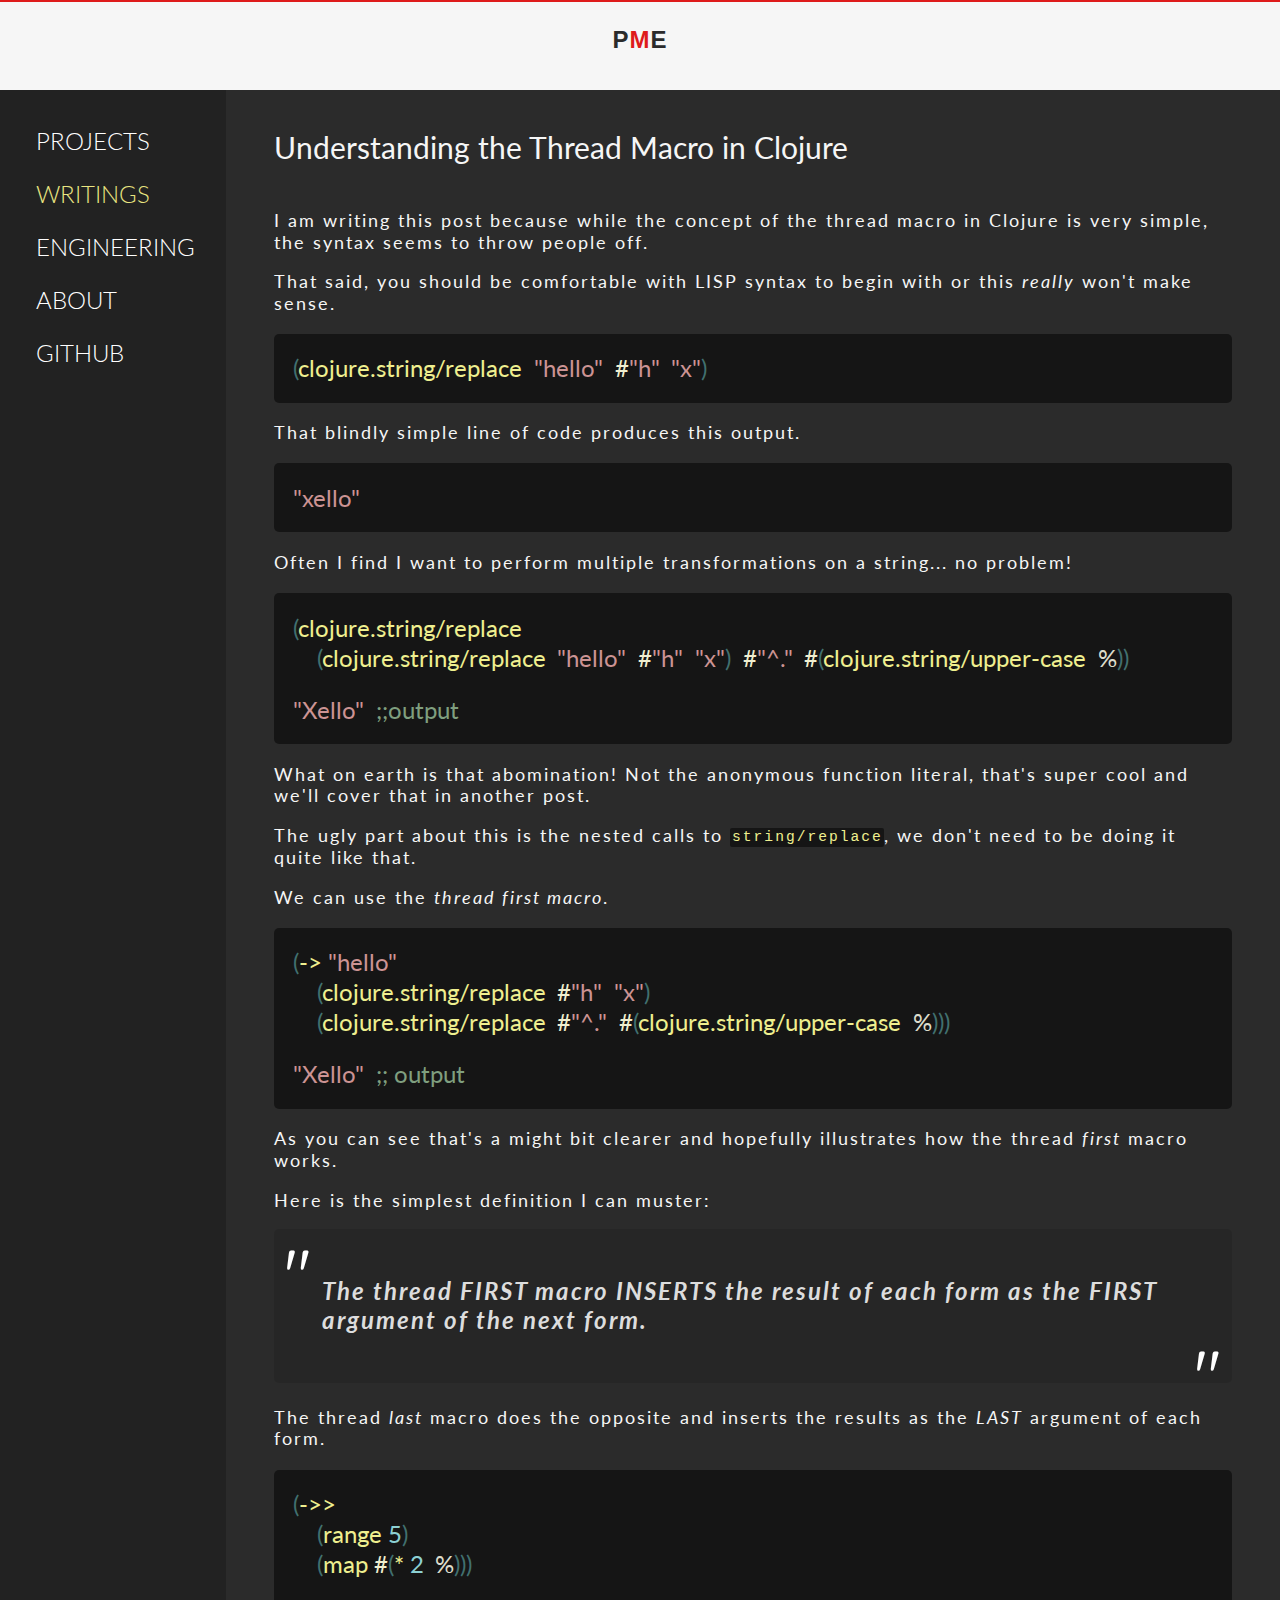
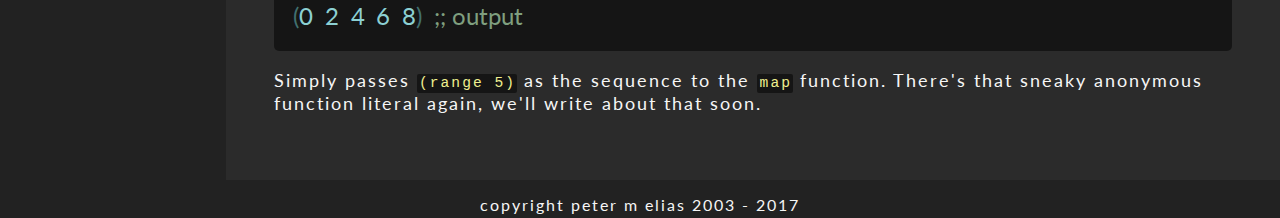
<file: writings/threading-in-clojure/index.html>
<!DOCTYPE html>

<html><head><meta charset="utf-8" /><meta content="width=device-width, initial-scale=1.0" name="viewport" /><link href="/apple-touch-icon-57x57.png" rel="apple-touch-icon" sizes="57x57" /><link href="/apple-touch-icon-60x60.png" rel="apple-touch-icon" sizes="60x60" /><link href="/apple-touch-icon-72x72.png" rel="apple-touch-icon" sizes="72x72" /><link href="/apple-touch-icon-76x76.png" rel="apple-touch-icon" sizes="76x76" /><link href="/apple-touch-icon-114x114.png" rel="apple-touch-icon" sizes="114x114" /><link href="/apple-touch-icon-120x120.png" rel="apple-touch-icon" sizes="120x120" /><link href="/apple-touch-icon-144x144.png" rel="apple-touch-icon" sizes="144x144" /><link href="/apple-touch-icon-152x152.png" rel="apple-touch-icon" sizes="152x152" /><link href="/apple-touch-icon-180x180.png" rel="apple-touch-icon" sizes="180x180" /><link href="/favicon-32x32.png" rel="icon" sizes="32x32" type="image/png" /><link href="/android-chrome-192x192.png" rel="icon" sizes="192x192" type="image/png" /><link href="/favicon-96x96.png" rel="icon" sizes="96x96" type="image/png" /><link href="/favicon-16x16.png" rel="icon" sizes="16x16" type="image/png" /><link href="manifest.json" rel="manifest" /><link color="#5bbad5" href="/safari-pinned-tab.svg" rel="mask-icon" /><meta content="#da532c" name="msapplication-TileColor" /><meta content="/mstile-144x144.png" name="msapplication-TileImage" /><meta content="#ffffff" name="theme-color" /><link href="/bundles/f75509d23d13/all.min.css" rel="stylesheet" /><link href="https://fonts.googleapis.com/css?family=Lato:400,300,400italic,700,900" rel="stylesheet" type="text/css" /><link href="https://fonts.googleapis.com/css?family=Quicksand:400,700" rel="stylesheet" type="text/css" /><link href="https://fonts.googleapis.com/css?family=Josefin+Sans:400,700italic,700,600italic,600,400italic,300italic,300" rel="stylesheet" type="text/css" /><script src="/bundles/a9f223413071/all.min.js"></script><script>!function(e,a,t,n,c,o,s){e.GoogleAnalyticsObject=c,e[c]=e[c]||function(){(e[c].q=e[c].q||[]).push(arguments)},e[c].l=1*new Date,o=a.createElement(t),s=a.getElementsByTagName(t)[0],o.async=1,o.src=n,s.parentNode.insertBefore(o,s)}(window,document,"script","//www.google-analytics.com/analytics.js","ga"),ga("create","UA-22539794-3","auto"),ga("send","pageview");</script><title>Peter M. Elias - Full Stack Developer</title></head><body><section class="l-header"><article class="header-mini"><article class="header-mini__content"><a href="/"></a><h6 class="header-mini__title">P<span class="header-mini__red">M</span>E</h6><h5 class="header-mini__current-page">writing</h5></article></article></section><section class="l-main" id="main"><section class="l-navigation"><article class="navlist" id="navlist"><article class="spin-button" id="navlist-expand"><span class="spin-button__icon"></span></article><ul class="navlist__list" id="navlist-list"><li class="navlist__item  "><a href="/projects/">projects</a></li><li class="navlist__item  active"><a href="https://medium.com/@petermelias" target="_blank">writings</a></li><li class="navlist__item  "><a href="/engineering-philosophy/">engineering</a></li><li class="navlist__item  "><a href="/about/">about</a></li><li class="navlist__item  "><a href="https://www.github.com/petermelias" target="_blank">github</a></li></ul></article></section><section class="l-page"><section class="writing"><h5>Understanding the Thread Macro in Clojure</h5><p>I am writing this post because while the concept of the thread macro in Clojure is very simple, the syntax seems to throw people off.</p><p>That said, you should be comfortable with LISP syntax to begin with or this <em>really</em> won't make sense.</p>
<pre><code class="codehilite"><span class="p">(</span><span class="nf">clojure.string/replace</span> <span class="s">"hello"</span> <span class="o">#</span><span class="s">"h"</span> <span class="s">"x"</span><span class="p">)</span>
</code></pre><p>That blindly simple line of code produces this output.</p>
<pre><code class="codehilite"><span class="s">"xello"</span>
</code></pre><p>Often I find I want to perform multiple transformations on a string... no problem!</p>
<pre><code class="codehilite"><span class="p">(</span><span class="nf">clojure.string/replace</span>
  <span class="p">(</span><span class="nf">clojure.string/replace</span> <span class="s">"hello"</span> <span class="o">#</span><span class="s">"h"</span> <span class="s">"x"</span><span class="p">)</span> <span class="o">#</span><span class="s">"^."</span> <span class="o">#</span><span class="p">(</span><span class="nf">clojure.string/upper-case</span> <span class="nv">%</span><span class="p">))</span>

<span class="s">"Xello"</span> <span class="c1">;;output</span>
</code></pre><p>What on earth is that abomination! Not the anonymous function literal, that's super cool and we'll cover that in another post.</p><p>The ugly part about this is the nested calls to <code>string/replace</code>, we don't need to be doing it quite like that.</p><p>We can use the <em>thread first macro</em>.</p>
<pre><code class="codehilite"><span class="p">(</span><span class="nb">-&gt; </span><span class="s">"hello"</span>
  <span class="p">(</span><span class="nf">clojure.string/replace</span> <span class="o">#</span><span class="s">"h"</span> <span class="s">"x"</span><span class="p">)</span>
  <span class="p">(</span><span class="nf">clojure.string/replace</span> <span class="o">#</span><span class="s">"^."</span> <span class="o">#</span><span class="p">(</span><span class="nf">clojure.string/upper-case</span> <span class="nv">%</span><span class="p">)))</span>

<span class="s">"Xello"</span> <span class="c1">;; output</span>
</code></pre><p>As you can see that's a might bit clearer and hopefully illustrates how the thread <em>first</em> macro works.</p><p>Here is the simplest definition I can muster:</p>
<blockquote><p>The thread FIRST macro INSERTS the result of each form as the FIRST argument of the next form.</p>
</blockquote><p>The thread <em>last</em> macro does the opposite and inserts the results as the <em>LAST</em> argument of each form.</p>
<pre><code class="codehilite"><span class="p">(</span><span class="nf">-&gt;&gt;</span>
  <span class="p">(</span><span class="nb">range </span><span class="mi">5</span><span class="p">)</span>
  <span class="p">(</span><span class="nb">map </span><span class="o">#</span><span class="p">(</span><span class="nb">* </span><span class="mi">2</span> <span class="nv">%</span><span class="p">)))</span>

<span class="p">(</span><span class="mi">0</span> <span class="mi">2</span> <span class="mi">4</span> <span class="mi">6</span> <span class="mi">8</span><span class="p">)</span> <span class="c1">;; output</span>
</code></pre><p>Simply passes <code>(range 5)</code> as the sequence to the <code>map</code> function. There's that sneaky anonymous function literal again, we'll write about that soon.</p></section></section></section><section class="l-footer"><footer><section class="footer-content"><p class="footer__text">copyright peter m elias 2003 - 2017</p></section></footer></section><button class="js-intercom-cta hidden"></button><script src="/javascript/intercom.js" type="text/javascript"></script></body></html>
</file>
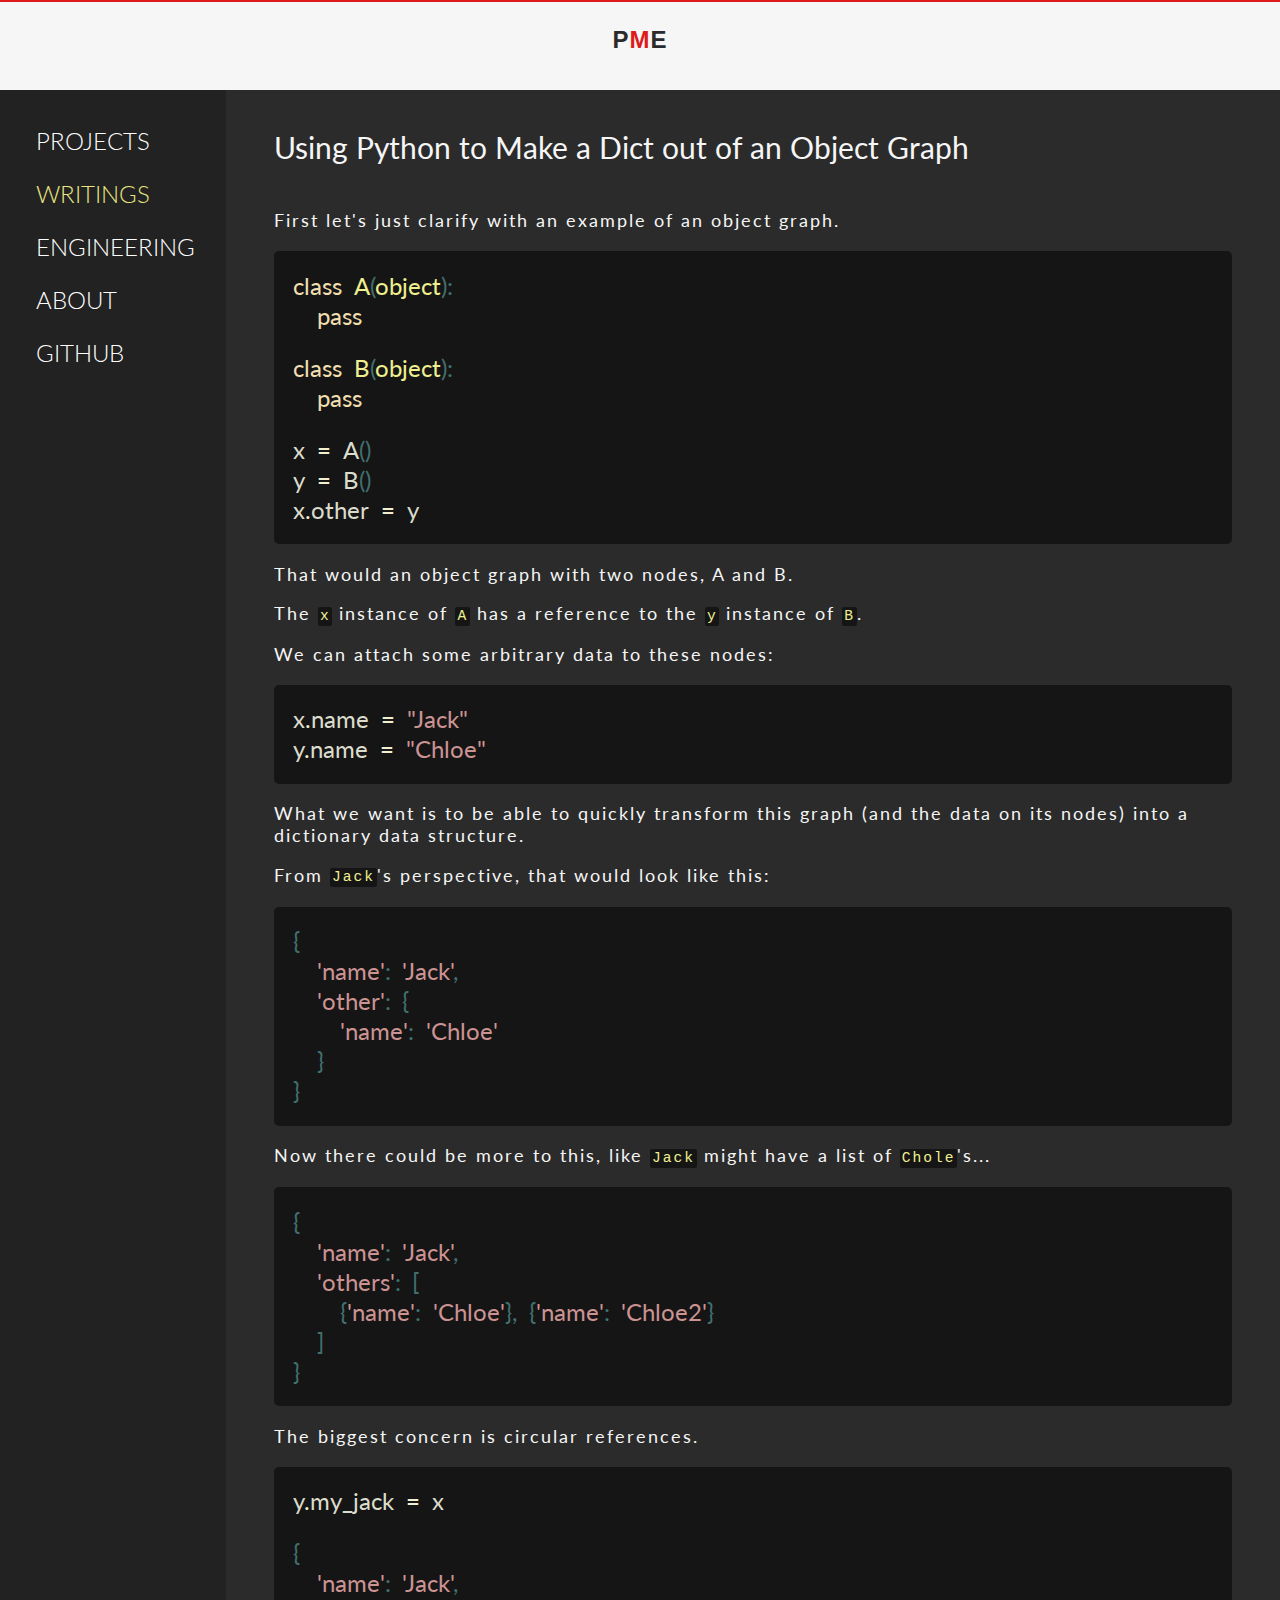
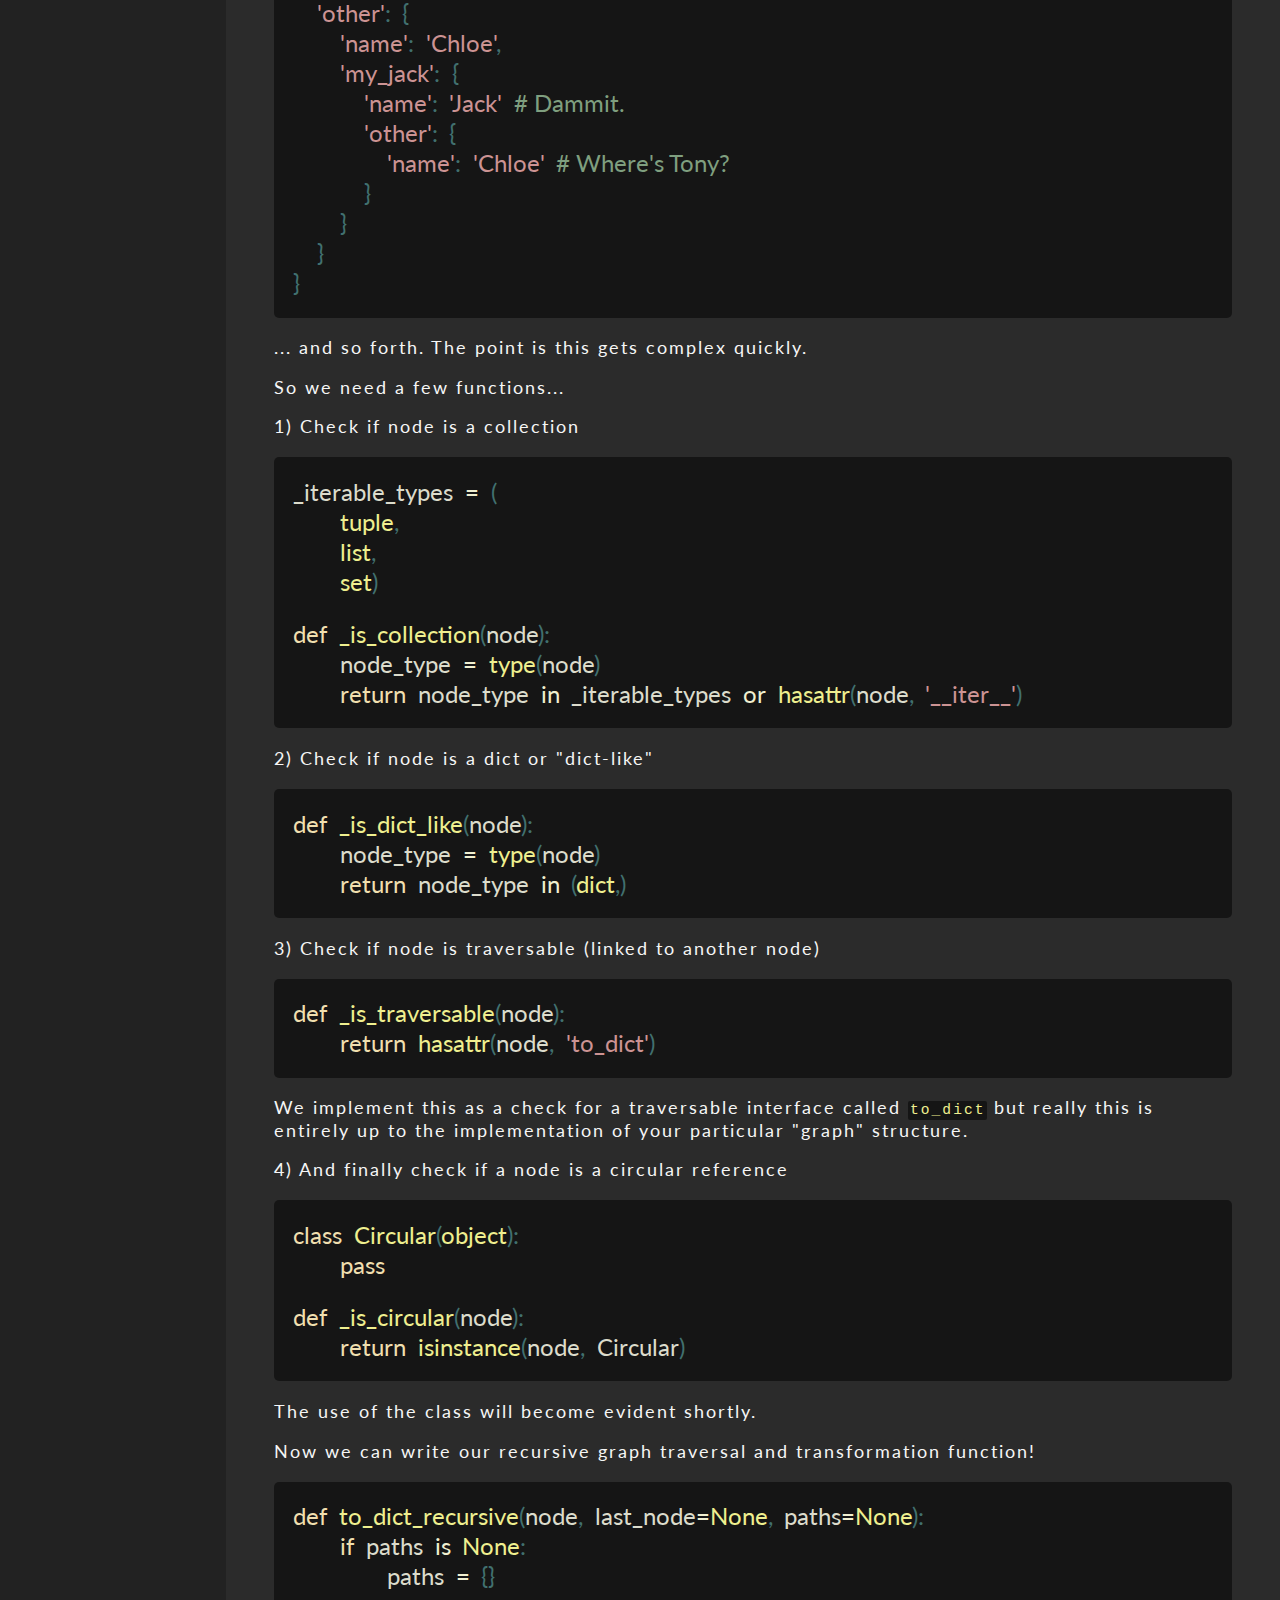
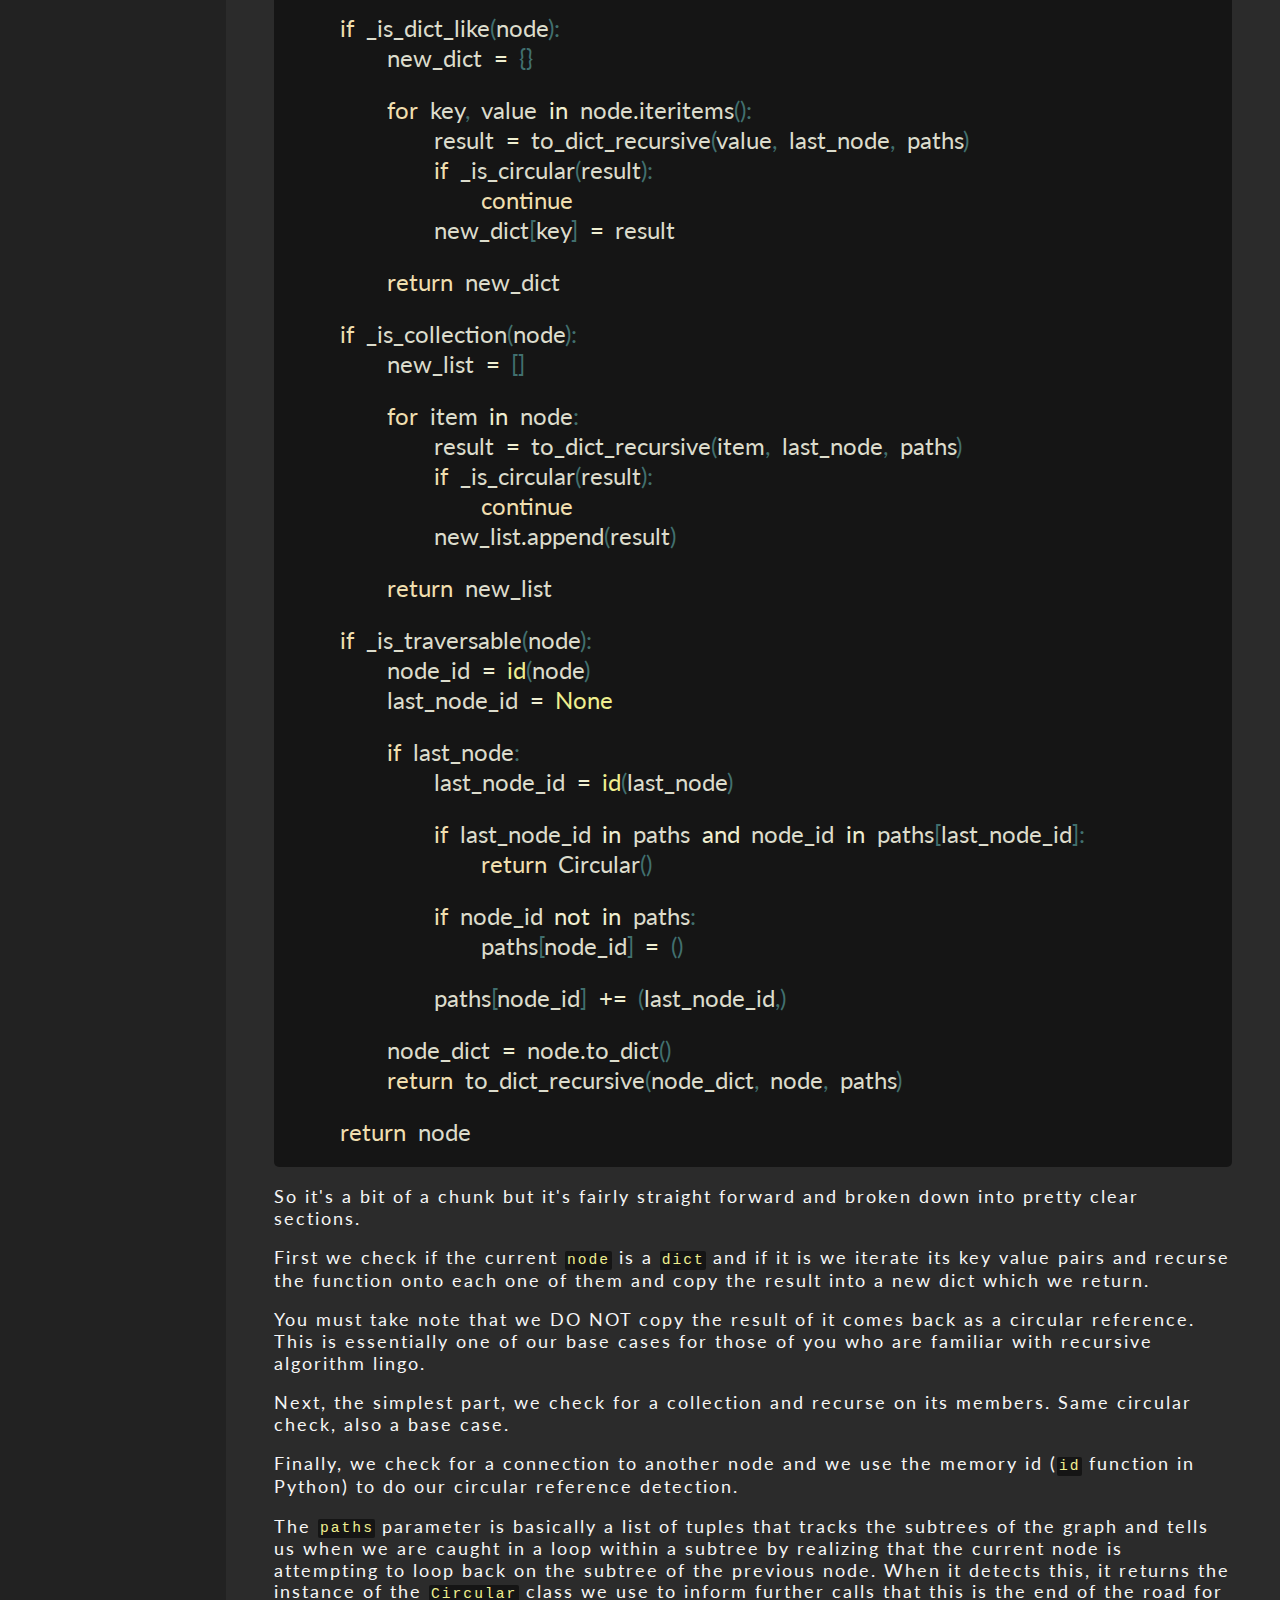
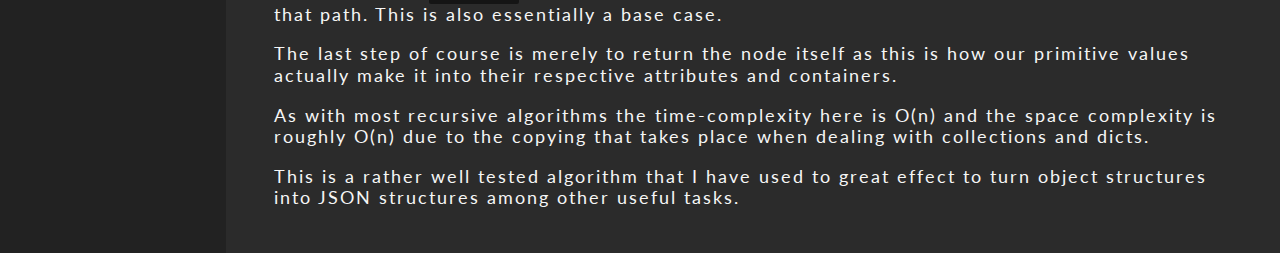
<file: writings/turning-an-object-graph-into-a-dict-with-python/index.html>
<!DOCTYPE html>

<html><head><meta charset="utf-8" /><meta content="width=device-width, initial-scale=1.0" name="viewport" /><link href="/apple-touch-icon-57x57.png" rel="apple-touch-icon" sizes="57x57" /><link href="/apple-touch-icon-60x60.png" rel="apple-touch-icon" sizes="60x60" /><link href="/apple-touch-icon-72x72.png" rel="apple-touch-icon" sizes="72x72" /><link href="/apple-touch-icon-76x76.png" rel="apple-touch-icon" sizes="76x76" /><link href="/apple-touch-icon-114x114.png" rel="apple-touch-icon" sizes="114x114" /><link href="/apple-touch-icon-120x120.png" rel="apple-touch-icon" sizes="120x120" /><link href="/apple-touch-icon-144x144.png" rel="apple-touch-icon" sizes="144x144" /><link href="/apple-touch-icon-152x152.png" rel="apple-touch-icon" sizes="152x152" /><link href="/apple-touch-icon-180x180.png" rel="apple-touch-icon" sizes="180x180" /><link href="/favicon-32x32.png" rel="icon" sizes="32x32" type="image/png" /><link href="/android-chrome-192x192.png" rel="icon" sizes="192x192" type="image/png" /><link href="/favicon-96x96.png" rel="icon" sizes="96x96" type="image/png" /><link href="/favicon-16x16.png" rel="icon" sizes="16x16" type="image/png" /><link href="manifest.json" rel="manifest" /><link color="#5bbad5" href="/safari-pinned-tab.svg" rel="mask-icon" /><meta content="#da532c" name="msapplication-TileColor" /><meta content="/mstile-144x144.png" name="msapplication-TileImage" /><meta content="#ffffff" name="theme-color" /><link href="/bundles/f75509d23d13/all.min.css" rel="stylesheet" /><link href="https://fonts.googleapis.com/css?family=Lato:400,300,400italic,700,900" rel="stylesheet" type="text/css" /><link href="https://fonts.googleapis.com/css?family=Quicksand:400,700" rel="stylesheet" type="text/css" /><link href="https://fonts.googleapis.com/css?family=Josefin+Sans:400,700italic,700,600italic,600,400italic,300italic,300" rel="stylesheet" type="text/css" /><script src="/bundles/a9f223413071/all.min.js"></script><script>!function(e,a,t,n,c,o,s){e.GoogleAnalyticsObject=c,e[c]=e[c]||function(){(e[c].q=e[c].q||[]).push(arguments)},e[c].l=1*new Date,o=a.createElement(t),s=a.getElementsByTagName(t)[0],o.async=1,o.src=n,s.parentNode.insertBefore(o,s)}(window,document,"script","//www.google-analytics.com/analytics.js","ga"),ga("create","UA-22539794-3","auto"),ga("send","pageview");</script><title>Peter M. Elias - Full Stack Developer</title></head><body><section class="l-header"><article class="header-mini"><article class="header-mini__content"><a href="/"></a><h6 class="header-mini__title">P<span class="header-mini__red">M</span>E</h6><h5 class="header-mini__current-page">writing</h5></article></article></section><section class="l-main" id="main"><section class="l-navigation"><article class="navlist" id="navlist"><article class="spin-button" id="navlist-expand"><span class="spin-button__icon"></span></article><ul class="navlist__list" id="navlist-list"><li class="navlist__item  "><a href="/projects/">projects</a></li><li class="navlist__item  active"><a href="https://medium.com/@petermelias" target="_blank">writings</a></li><li class="navlist__item  "><a href="/engineering-philosophy/">engineering</a></li><li class="navlist__item  "><a href="/about/">about</a></li><li class="navlist__item  "><a href="https://www.github.com/petermelias" target="_blank">github</a></li></ul></article></section><section class="l-page"><section class="writing"><h5>Using Python to Make a Dict out of an Object Graph</h5><p>First let's just clarify with an example of an object graph.</p>
<pre><code class="codehilite"><span class="k">class</span> <span class="nc">A</span><span class="p">(</span><span class="nb">object</span><span class="p">):</span>
  <span class="k">pass</span>

<span class="k">class</span> <span class="nc">B</span><span class="p">(</span><span class="nb">object</span><span class="p">):</span>
  <span class="k">pass</span>

<span class="n">x</span> <span class="o">=</span> <span class="n">A</span><span class="p">()</span>
<span class="n">y</span> <span class="o">=</span> <span class="n">B</span><span class="p">()</span>
<span class="n">x</span><span class="o">.</span><span class="n">other</span> <span class="o">=</span> <span class="n">y</span>
</code></pre><p>That would an object graph with two nodes, A and B.</p><p>The <code>x</code> instance of <code>A</code> has a reference to the <code>y</code> instance of <code>B</code>.</p><p>We can attach some arbitrary data to these nodes:</p>
<pre><code class="codehilite"><span class="n">x</span><span class="o">.</span><span class="n">name</span> <span class="o">=</span> <span class="s">"Jack"</span>
<span class="n">y</span><span class="o">.</span><span class="n">name</span> <span class="o">=</span> <span class="s">"Chloe"</span>
</code></pre><p>What we want is to be able to quickly transform this graph (and the data on its nodes) into a dictionary data structure.</p><p>From <code>Jack</code>'s perspective, that would look like this:</p>
<pre><code class="codehilite"><span class="p">{</span>
  <span class="s">'name'</span><span class="p">:</span> <span class="s">'Jack'</span><span class="p">,</span>
  <span class="s">'other'</span><span class="p">:</span> <span class="p">{</span>
    <span class="s">'name'</span><span class="p">:</span> <span class="s">'Chloe'</span>
  <span class="p">}</span>
<span class="p">}</span>
</code></pre><p>Now there could be more to this, like <code>Jack</code> might have a list of <code>Chole</code>'s...</p>
<pre><code class="codehilite"><span class="p">{</span>
  <span class="s">'name'</span><span class="p">:</span> <span class="s">'Jack'</span><span class="p">,</span>
  <span class="s">'others'</span><span class="p">:</span> <span class="p">[</span>
    <span class="p">{</span><span class="s">'name'</span><span class="p">:</span> <span class="s">'Chloe'</span><span class="p">},</span> <span class="p">{</span><span class="s">'name'</span><span class="p">:</span> <span class="s">'Chloe2'</span><span class="p">}</span>
  <span class="p">]</span>
<span class="p">}</span>
</code></pre><p>The biggest concern is circular references.</p>
<pre><code class="codehilite"><span class="n">y</span><span class="o">.</span><span class="n">my_jack</span> <span class="o">=</span> <span class="n">x</span>

<span class="p">{</span>
  <span class="s">'name'</span><span class="p">:</span> <span class="s">'Jack'</span><span class="p">,</span>
  <span class="s">'other'</span><span class="p">:</span> <span class="p">{</span>
    <span class="s">'name'</span><span class="p">:</span> <span class="s">'Chloe'</span><span class="p">,</span>
    <span class="s">'my_jack'</span><span class="p">:</span> <span class="p">{</span>
      <span class="s">'name'</span><span class="p">:</span> <span class="s">'Jack'</span> <span class="c"># Dammit.</span>
      <span class="s">'other'</span><span class="p">:</span> <span class="p">{</span>
        <span class="s">'name'</span><span class="p">:</span> <span class="s">'Chloe'</span> <span class="c"># Where's Tony?</span>
      <span class="p">}</span>
    <span class="p">}</span>
  <span class="p">}</span>
<span class="p">}</span>
</code></pre><p>... and so forth. The point is this gets complex quickly.</p><p>So we need a few functions...</p><p>1) Check if node is a collection</p>
<pre><code class="codehilite"><span class="n">_iterable_types</span> <span class="o">=</span> <span class="p">(</span>
    <span class="nb">tuple</span><span class="p">,</span>
    <span class="nb">list</span><span class="p">,</span>
    <span class="nb">set</span><span class="p">)</span>

<span class="k">def</span> <span class="nf">_is_collection</span><span class="p">(</span><span class="n">node</span><span class="p">):</span>
    <span class="n">node_type</span> <span class="o">=</span> <span class="nb">type</span><span class="p">(</span><span class="n">node</span><span class="p">)</span>
    <span class="k">return</span> <span class="n">node_type</span> <span class="ow">in</span> <span class="n">_iterable_types</span> <span class="ow">or</span> <span class="nb">hasattr</span><span class="p">(</span><span class="n">node</span><span class="p">,</span> <span class="s">'__iter__'</span><span class="p">)</span>
</code></pre><p>2) Check if node is a dict or "dict-like"</p>
<pre><code class="codehilite"><span class="k">def</span> <span class="nf">_is_dict_like</span><span class="p">(</span><span class="n">node</span><span class="p">):</span>
    <span class="n">node_type</span> <span class="o">=</span> <span class="nb">type</span><span class="p">(</span><span class="n">node</span><span class="p">)</span>
    <span class="k">return</span> <span class="n">node_type</span> <span class="ow">in</span> <span class="p">(</span><span class="nb">dict</span><span class="p">,)</span>
</code></pre><p>3) Check if node is traversable (linked to another node)</p>
<pre><code class="codehilite"><span class="k">def</span> <span class="nf">_is_traversable</span><span class="p">(</span><span class="n">node</span><span class="p">):</span>
    <span class="k">return</span> <span class="nb">hasattr</span><span class="p">(</span><span class="n">node</span><span class="p">,</span> <span class="s">'to_dict'</span><span class="p">)</span>
</code></pre><p>We implement this as a check for a traversable interface called <code>to_dict</code> but really this is entirely up to the implementation of your particular "graph" structure.</p><p>4) And finally check if a node is a circular reference</p>
<pre><code class="codehilite"><span class="k">class</span> <span class="nc">Circular</span><span class="p">(</span><span class="nb">object</span><span class="p">):</span>
    <span class="k">pass</span>

<span class="k">def</span> <span class="nf">_is_circular</span><span class="p">(</span><span class="n">node</span><span class="p">):</span>
    <span class="k">return</span> <span class="nb">isinstance</span><span class="p">(</span><span class="n">node</span><span class="p">,</span> <span class="n">Circular</span><span class="p">)</span>
</code></pre><p>The use of the class will become evident shortly.</p><p>Now we can write our recursive graph traversal and transformation function!</p>
<pre><code class="codehilite"><span class="k">def</span> <span class="nf">to_dict_recursive</span><span class="p">(</span><span class="n">node</span><span class="p">,</span> <span class="n">last_node</span><span class="o">=</span><span class="bp">None</span><span class="p">,</span> <span class="n">paths</span><span class="o">=</span><span class="bp">None</span><span class="p">):</span>
    <span class="k">if</span> <span class="n">paths</span> <span class="ow">is</span> <span class="bp">None</span><span class="p">:</span>
        <span class="n">paths</span> <span class="o">=</span> <span class="p">{}</span>

    <span class="k">if</span> <span class="n">_is_dict_like</span><span class="p">(</span><span class="n">node</span><span class="p">):</span>
        <span class="n">new_dict</span> <span class="o">=</span> <span class="p">{}</span>

        <span class="k">for</span> <span class="n">key</span><span class="p">,</span> <span class="n">value</span> <span class="ow">in</span> <span class="n">node</span><span class="o">.</span><span class="n">iteritems</span><span class="p">():</span>
            <span class="n">result</span> <span class="o">=</span> <span class="n">to_dict_recursive</span><span class="p">(</span><span class="n">value</span><span class="p">,</span> <span class="n">last_node</span><span class="p">,</span> <span class="n">paths</span><span class="p">)</span>
            <span class="k">if</span> <span class="n">_is_circular</span><span class="p">(</span><span class="n">result</span><span class="p">):</span>
                <span class="k">continue</span>
            <span class="n">new_dict</span><span class="p">[</span><span class="n">key</span><span class="p">]</span> <span class="o">=</span> <span class="n">result</span>

        <span class="k">return</span> <span class="n">new_dict</span>

    <span class="k">if</span> <span class="n">_is_collection</span><span class="p">(</span><span class="n">node</span><span class="p">):</span>
        <span class="n">new_list</span> <span class="o">=</span> <span class="p">[]</span>

        <span class="k">for</span> <span class="n">item</span> <span class="ow">in</span> <span class="n">node</span><span class="p">:</span>
            <span class="n">result</span> <span class="o">=</span> <span class="n">to_dict_recursive</span><span class="p">(</span><span class="n">item</span><span class="p">,</span> <span class="n">last_node</span><span class="p">,</span> <span class="n">paths</span><span class="p">)</span>
            <span class="k">if</span> <span class="n">_is_circular</span><span class="p">(</span><span class="n">result</span><span class="p">):</span>
                <span class="k">continue</span>
            <span class="n">new_list</span><span class="o">.</span><span class="n">append</span><span class="p">(</span><span class="n">result</span><span class="p">)</span>

        <span class="k">return</span> <span class="n">new_list</span>

    <span class="k">if</span> <span class="n">_is_traversable</span><span class="p">(</span><span class="n">node</span><span class="p">):</span>
        <span class="n">node_id</span> <span class="o">=</span> <span class="nb">id</span><span class="p">(</span><span class="n">node</span><span class="p">)</span>
        <span class="n">last_node_id</span> <span class="o">=</span> <span class="bp">None</span>

        <span class="k">if</span> <span class="n">last_node</span><span class="p">:</span>
            <span class="n">last_node_id</span> <span class="o">=</span> <span class="nb">id</span><span class="p">(</span><span class="n">last_node</span><span class="p">)</span>

            <span class="k">if</span> <span class="n">last_node_id</span> <span class="ow">in</span> <span class="n">paths</span> <span class="ow">and</span> <span class="n">node_id</span> <span class="ow">in</span> <span class="n">paths</span><span class="p">[</span><span class="n">last_node_id</span><span class="p">]:</span>
                <span class="k">return</span> <span class="n">Circular</span><span class="p">()</span>

            <span class="k">if</span> <span class="n">node_id</span> <span class="ow">not</span> <span class="ow">in</span> <span class="n">paths</span><span class="p">:</span>
                <span class="n">paths</span><span class="p">[</span><span class="n">node_id</span><span class="p">]</span> <span class="o">=</span> <span class="p">()</span>

            <span class="n">paths</span><span class="p">[</span><span class="n">node_id</span><span class="p">]</span> <span class="o">+=</span> <span class="p">(</span><span class="n">last_node_id</span><span class="p">,)</span>

        <span class="n">node_dict</span> <span class="o">=</span> <span class="n">node</span><span class="o">.</span><span class="n">to_dict</span><span class="p">()</span>
        <span class="k">return</span> <span class="n">to_dict_recursive</span><span class="p">(</span><span class="n">node_dict</span><span class="p">,</span> <span class="n">node</span><span class="p">,</span> <span class="n">paths</span><span class="p">)</span>

    <span class="k">return</span> <span class="n">node</span>
</code></pre><p>So it's a bit of a chunk but it's fairly straight forward and broken down into pretty clear sections.</p><p>First we check if the current <code>node</code> is a <code>dict</code> and if it is we iterate its key value pairs and recurse the function onto each one of them and copy the result into a new dict which we return.</p><p>You must take note that we DO NOT copy the result of it comes back as a circular reference. This is essentially one of our base cases for those of you who are familiar with recursive algorithm lingo.</p><p>Next, the simplest part, we check for a collection and recurse on its members. Same circular check, also a base case.</p><p>Finally, we check for a connection to another node and we use the memory id (<code>id</code> function in Python) to do our circular reference detection.</p><p>The <code>paths</code> parameter is basically a list of tuples that tracks the subtrees of the graph and tells us when we are caught in a loop within a subtree by realizing that the current node is attempting to loop back on the subtree of the previous node. When it detects this, it returns the instance of the <code>Circular</code> class we use to inform further calls that this is the end of the road for that path. This is also essentially a base case.</p><p>The last step of course is merely to return the node itself as this is how our primitive values actually make it into their respective attributes and containers.</p><p>As with most recursive algorithms the time-complexity here is O(n) and the space complexity is roughly O(n) due to the copying that takes place when dealing with collections and dicts.</p><p>This is a rather well tested algorithm that I have used to great effect to turn object structures into JSON structures among other useful tasks.</p></section></section></section><section class="l-footer"><footer><section class="footer-content"><p class="footer__text">copyright peter m elias 2003 - 2017</p></section></footer></section><button class="js-intercom-cta hidden"></button><script src="/javascript/intercom.js" type="text/javascript"></script></body></html>
</file>
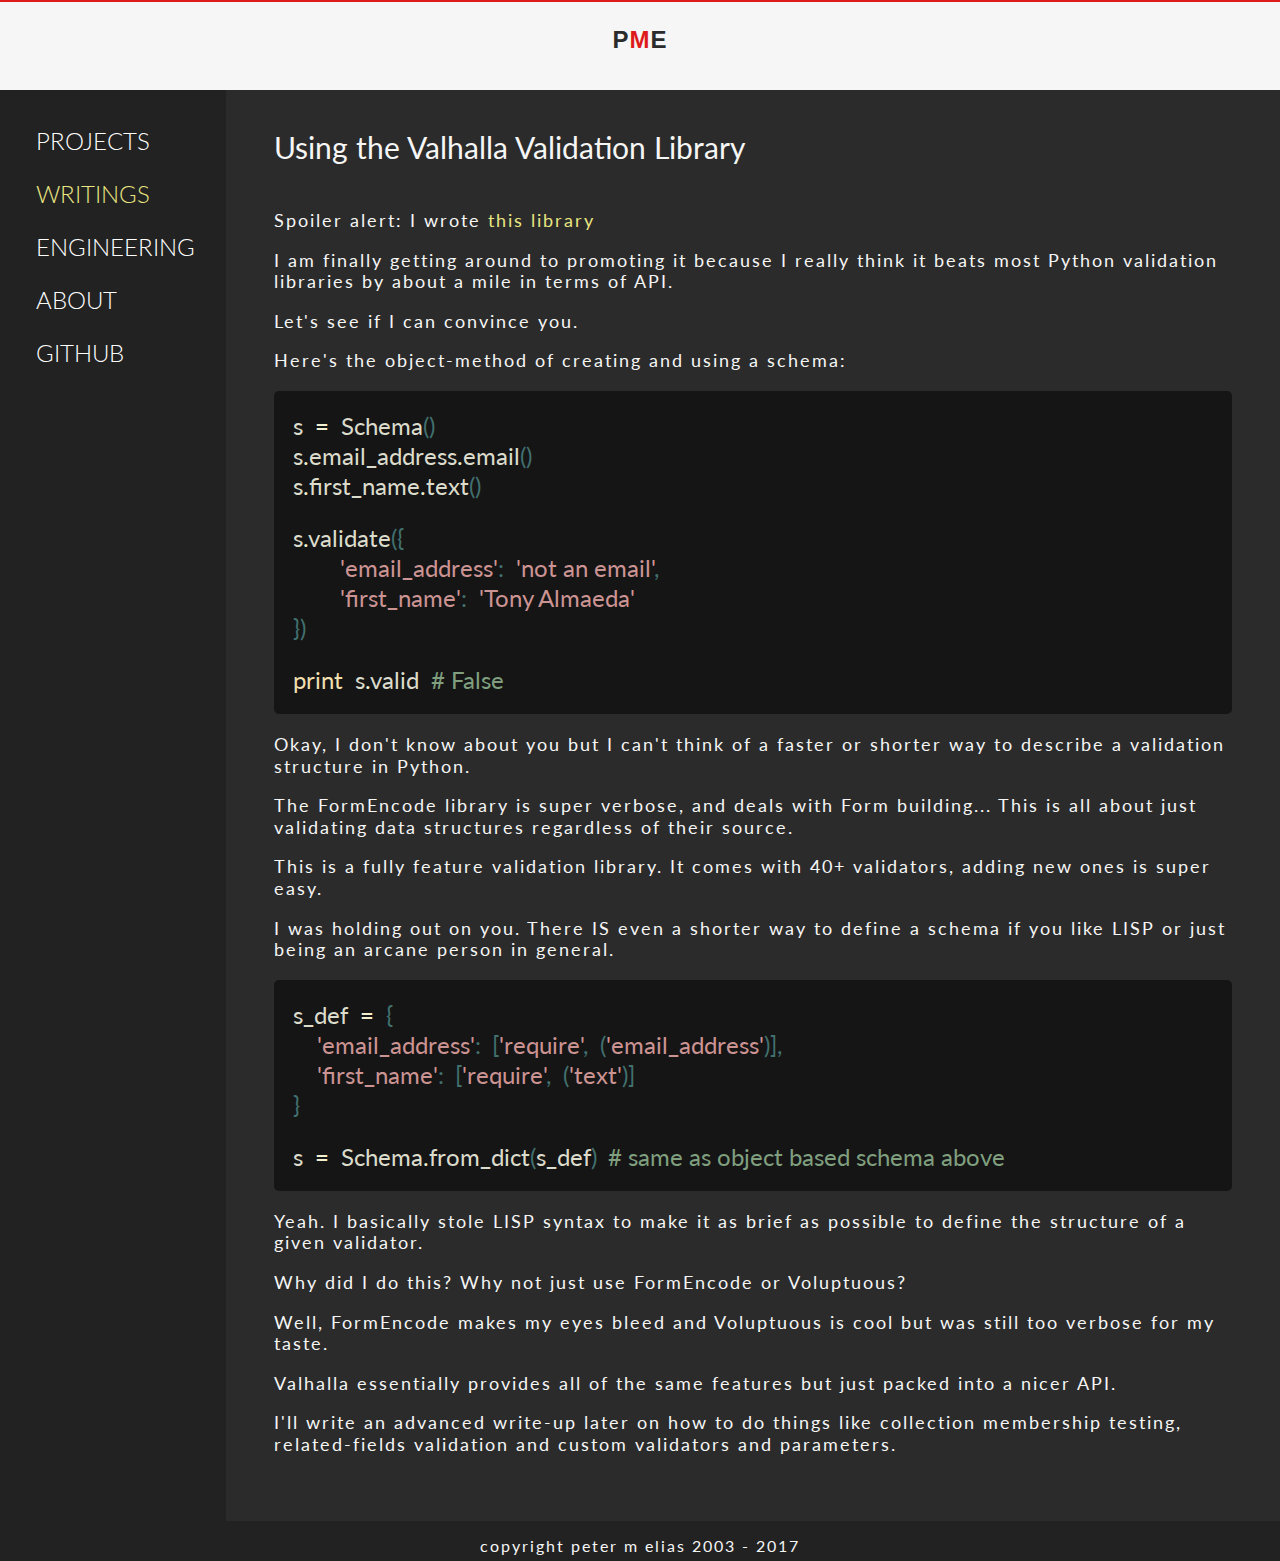
<file: writings/validate-like-a-norseman-with-valhalla-in-python/index.html>
<!DOCTYPE html>

<html><head><meta charset="utf-8" /><meta content="width=device-width, initial-scale=1.0" name="viewport" /><link href="/apple-touch-icon-57x57.png" rel="apple-touch-icon" sizes="57x57" /><link href="/apple-touch-icon-60x60.png" rel="apple-touch-icon" sizes="60x60" /><link href="/apple-touch-icon-72x72.png" rel="apple-touch-icon" sizes="72x72" /><link href="/apple-touch-icon-76x76.png" rel="apple-touch-icon" sizes="76x76" /><link href="/apple-touch-icon-114x114.png" rel="apple-touch-icon" sizes="114x114" /><link href="/apple-touch-icon-120x120.png" rel="apple-touch-icon" sizes="120x120" /><link href="/apple-touch-icon-144x144.png" rel="apple-touch-icon" sizes="144x144" /><link href="/apple-touch-icon-152x152.png" rel="apple-touch-icon" sizes="152x152" /><link href="/apple-touch-icon-180x180.png" rel="apple-touch-icon" sizes="180x180" /><link href="/favicon-32x32.png" rel="icon" sizes="32x32" type="image/png" /><link href="/android-chrome-192x192.png" rel="icon" sizes="192x192" type="image/png" /><link href="/favicon-96x96.png" rel="icon" sizes="96x96" type="image/png" /><link href="/favicon-16x16.png" rel="icon" sizes="16x16" type="image/png" /><link href="manifest.json" rel="manifest" /><link color="#5bbad5" href="/safari-pinned-tab.svg" rel="mask-icon" /><meta content="#da532c" name="msapplication-TileColor" /><meta content="/mstile-144x144.png" name="msapplication-TileImage" /><meta content="#ffffff" name="theme-color" /><link href="/bundles/f75509d23d13/all.min.css" rel="stylesheet" /><link href="https://fonts.googleapis.com/css?family=Lato:400,300,400italic,700,900" rel="stylesheet" type="text/css" /><link href="https://fonts.googleapis.com/css?family=Quicksand:400,700" rel="stylesheet" type="text/css" /><link href="https://fonts.googleapis.com/css?family=Josefin+Sans:400,700italic,700,600italic,600,400italic,300italic,300" rel="stylesheet" type="text/css" /><script src="/bundles/a9f223413071/all.min.js"></script><script>!function(e,a,t,n,c,o,s){e.GoogleAnalyticsObject=c,e[c]=e[c]||function(){(e[c].q=e[c].q||[]).push(arguments)},e[c].l=1*new Date,o=a.createElement(t),s=a.getElementsByTagName(t)[0],o.async=1,o.src=n,s.parentNode.insertBefore(o,s)}(window,document,"script","//www.google-analytics.com/analytics.js","ga"),ga("create","UA-22539794-3","auto"),ga("send","pageview");</script><title>Peter M. Elias - Full Stack Developer</title></head><body><section class="l-header"><article class="header-mini"><article class="header-mini__content"><a href="/"></a><h6 class="header-mini__title">P<span class="header-mini__red">M</span>E</h6><h5 class="header-mini__current-page">writing</h5></article></article></section><section class="l-main" id="main"><section class="l-navigation"><article class="navlist" id="navlist"><article class="spin-button" id="navlist-expand"><span class="spin-button__icon"></span></article><ul class="navlist__list" id="navlist-list"><li class="navlist__item  "><a href="/projects/">projects</a></li><li class="navlist__item  active"><a href="https://medium.com/@petermelias" target="_blank">writings</a></li><li class="navlist__item  "><a href="/engineering-philosophy/">engineering</a></li><li class="navlist__item  "><a href="/about/">about</a></li><li class="navlist__item  "><a href="https://www.github.com/petermelias" target="_blank">github</a></li></ul></article></section><section class="l-page"><section class="writing"><h5>Using the Valhalla Validation Library</h5><p>Spoiler alert: I wrote <a href="//www.github.com/petermelias/valhalla" target="_blank">this library</a></p><p>I am finally getting around to promoting it because I really think it beats most Python validation libraries by about a mile in terms of API.</p><p>Let's see if I can convince you.</p><p>Here's the object-method of creating and using a schema:</p>
<pre><code class="codehilite"><span class="n">s</span> <span class="o">=</span> <span class="n">Schema</span><span class="p">()</span>
<span class="n">s</span><span class="o">.</span><span class="n">email_address</span><span class="o">.</span><span class="n">email</span><span class="p">()</span>
<span class="n">s</span><span class="o">.</span><span class="n">first_name</span><span class="o">.</span><span class="n">text</span><span class="p">()</span>

<span class="n">s</span><span class="o">.</span><span class="n">validate</span><span class="p">({</span>
    <span class="s">'email_address'</span><span class="p">:</span> <span class="s">'not an email'</span><span class="p">,</span>
    <span class="s">'first_name'</span><span class="p">:</span> <span class="s">'Tony Almaeda'</span>
<span class="p">})</span>

<span class="k">print</span> <span class="n">s</span><span class="o">.</span><span class="n">valid</span> <span class="c"># False</span>
</code></pre><p>Okay, I don't know about you but I can't think of a faster or shorter way to describe a validation structure in Python.</p><p>The FormEncode library is super verbose, and deals with Form building... This is all about just validating data structures regardless of their source.</p><p>This is a fully feature validation library. It comes with 40+ validators, adding new ones is super easy.</p><p>I was holding out on you. There IS even a shorter way to define a schema if you like LISP or just being an arcane person in general.</p>
<pre><code class="codehilite"><span class="n">s_def</span> <span class="o">=</span> <span class="p">{</span>
  <span class="s">'email_address'</span><span class="p">:</span> <span class="p">[</span><span class="s">'require'</span><span class="p">,</span> <span class="p">(</span><span class="s">'email_address'</span><span class="p">)],</span>
  <span class="s">'first_name'</span><span class="p">:</span> <span class="p">[</span><span class="s">'require'</span><span class="p">,</span> <span class="p">(</span><span class="s">'text'</span><span class="p">)]</span>
<span class="p">}</span>

<span class="n">s</span> <span class="o">=</span> <span class="n">Schema</span><span class="o">.</span><span class="n">from_dict</span><span class="p">(</span><span class="n">s_def</span><span class="p">)</span> <span class="c"># same as object based schema above</span>
</code></pre><p>Yeah. I basically stole LISP syntax to make it as brief as possible to define the structure of a given validator.</p><p>Why did I do this? Why not just use FormEncode or Voluptuous?</p><p>Well, FormEncode makes my eyes bleed and Voluptuous is cool but was still too verbose for my taste.</p><p>Valhalla essentially provides all of the same features but just packed into a nicer API.</p><p>I'll write an advanced write-up later on how to do things like collection membership testing, related-fields validation and custom validators and parameters.</p></section></section></section><section class="l-footer"><footer><section class="footer-content"><p class="footer__text">copyright peter m elias 2003 - 2017</p></section></footer></section><button class="js-intercom-cta hidden"></button><script src="/javascript/intercom.js" type="text/javascript"></script></body></html>
</file>
<file: bundles/f75509d23d13/all.min.css>
*{-webkit-tap-highlight-color:transparent;-webkit-appearance:none}:focus{outline:0}

.codehilite code,.codehilite pre{color:#fdce93;background-color:#3f3f3f}.codehilite .hll{background-color:#222}.codehilite .c{color:#7f9f7f}.codehilite .err{color:#e37170;background-color:#3d3535}.codehilite .g{color:#7f9f7f}.codehilite .k{color:#f0dfaf}.codehilite .l{color:#ccc}.codehilite .n{color:#dcdccc}.codehilite .o{color:#f0efd0}.codehilite .x{color:#ccc}.codehilite .p{color:#41706f}.codehilite .c1,.codehilite .cm,.codehilite .cp{color:#7f9f7f}.codehilite .cs{color:#cd0000;font-weight:700}.codehilite .gd{color:#cd0000}.codehilite .ge{color:#ccc;font-style:italic}.codehilite .gr{color:red}.codehilite .gh{color:#dcdccc;font-weight:700}.codehilite .gi{color:#00cd00}.codehilite .go{color:gray}.codehilite .gp{color:#dcdccc;font-weight:700}.codehilite .gs{color:#ccc;font-weight:700}.codehilite .gu{color:purple;font-weight:700}.codehilite .gt{color:#0040D0}.codehilite .kc{color:#dca3a3}.codehilite .kd{color:#ffff86}.codehilite .kn{color:#dfaf8f;font-weight:700}.codehilite .kp{color:#cdcf99}.codehilite .kr{color:#cdcd00}.codehilite .kt{color:#00cd00}.codehilite .ld{color:#cc9393}.codehilite .m{color:#8cd0d3}.codehilite .s{color:#cc9393}.codehilite .na{color:#9ac39f}.codehilite .nb,.codehilite .nc{color:#efef8f}.codehilite .nd,.codehilite .no{color:#ccc}.codehilite .ni{color:#c28182}.codehilite .ne{color:#c3bf9f;font-weight:700}.codehilite .nf{color:#efef8f}.codehilite .nl{color:#ccc}.codehilite .nn{color:#8fbede}.codehilite .nx,.codehilite .py{color:#ccc}.codehilite .nt{color:#9ac39f}.codehilite .nv{color:#dcdccc}.codehilite .ow{color:#f0efd0}.codehilite .w{color:#ccc}.codehilite .mf,.codehilite .mh,.codehilite .mi,.codehilite .mo{color:#8cd0d3}.codehilite .s1,.codehilite .s2,.codehilite .sb,.codehilite .sc,.codehilite .sd,.codehilite .se,.codehilite .sh,.codehilite .si,.codehilite .sr,.codehilite .ss,.codehilite .sx{color:#cc9393}.codehilite .bp,.codehilite .vc{color:#efef8f}.codehilite .vg{color:#dcdccc}.codehilite .vi{color:#ffffc7}.codehilite .il{color:#8cd0d3}
html{box-sizing:border-box;margin:0;padding:0;font-size:1em;overflow-x:hidden}*,:after,:before{box-sizing:inherit}body{background:#2B2B2B;margin:0;padding:0}a,button,h1,h2,h3,h4,h5,h6,li,p,span{color:#F6F6F6;font-family:Lato,sans-serif;padding:0;margin:0}h1,h2,h3,h4,h5,h6{padding:.5em 0}h1{font-weight:900;font-size:2.5em}h2{font-weight:700;font-size:2em}h3{font-weight:700;font-size:1.75em}h4{font-weight:400;font-size:1.5em}h5{font-weight:400;font-size:1.25em}h6{font-weight:400;font-size:1em}.page-header{text-align:left;font-weight:300;text-transform:lowercase}button,li,p{font-size:1em}p{letter-spacing:2px;line-height:1.2}button{background-color:rgba(0,0,0,.1);padding:.5em 1em;text-transform:uppercase;border-radius:1px;border:2px solid rgba(0,0,0,.15);color:#fff;cursor:pointer}button:hover{color:#E9E581;background-color:rgba(0,0,0,.25)}ul{list-style:none;margin:0;padding:0}a{color:#E9E581;cursor:pointer;text-decoration:none}img{border:10px solid rgba(0,0,0,.25)}.hidden{display:none}@media screen and (min-width:500px){html{font-size:1.25em}}@media screen and (min-width:960px){html{font-size:1.5em}}
body{display:flex;flex-flow:row wrap;min-height:100vh;align-content:flex-start;justify-content:center;position:relative}.l-header,.l-hero{flex:0 0 100%;height:10vh;position:relative;z-index:11}.l-main{width:100%;max-width:1360px;display:flex;flex-flow:row wrap;padding-bottom:50px;transition:opacity 1s ease;align-content:flex-start}.l-navigation{flex:0 0 100%;display:flex;flex-flow:row wrap;justify-content:center;min-height:50px;align-self:flex-start}.l-page{flex:0 0 100%;display:flex;flex-flow:row wrap;align-self:flex-start}.l-footer{width:100%;min-height:50px;display:flex;flex-flow:row nowrap;align-content:stretch;position:absolute;bottom:0;left:0;z-index:2}@media screen and (min-width:500px){.l-main{flex-flow:row nowrap;min-height:90vh;align-content:stretch}.l-navigation{flex:0 1 240px;min-width:180px;align-self:stretch}.l-page{flex:1 1 1120px;max-width:1120px}}@media screen and (min-width:768px){.l-navigation{min-width:220px}}
.expand-button{height:50px;width:50px}.expand-button:before{content:'+';font-size:2em;position:absolute;left:50%;top:50%;transform:translate(-50%,-50%)}
.writing,.writings{width:100%;padding:1em 2em 2em}.writing pre{padding:1em;background:rgba(0,0,0,.5);border-radius:5px;white-space:pre-wrap}.writing h1,h2,h3,h4,h5,h6{margin-bottom:1em}.writing p{font-size:.75em;margin-bottom:1em}.writing p>code{background:rgba(0,0,0,.5);padding:.1em .1em .1em .15em;color:#efef8f;border-radius:2px}.writing blockquote{position:relative;background:rgba(0,0,0,.1);border-radius:5px;padding:2em;margin:0 0 1em}.writing blockquote::before{content:"\"";left:10px;top:0;font-size:3em;position:absolute;font-family:Quicksand;color:#fff}.writing blockquote::after{content:"\"";right:10px;bottom:0;line-height:15px;font-size:3em;position:absolute;font-family:Quicksand;color:#fff}.writing blockquote p{font-style:italic;font-weight:700;font-size:1em;color:rgba(255,255,255,.85);padding:0;margin:0}.writings__item{margin:1em 0 0;position:relative}.writings__item::before{content:'\003e';position:absolute;left:-20px;color:#fff}
.header-mini{background-color:#F6F6F6;height:100%;width:100%;border-top:2px solid #DE1B1B;display:flex;flex-flow:row nowrap;justify-content:center;align-items:center}.header-mini__content{flex:0 0 100%;display:flex;flex-flow:row wrap;justify-content:center;align-items:center;max-width:1360px;height:100%;padding:1em}.header-mini__red,.header-mini__title{color:#2B2B2B;letter-spacing:1px;text-transform:uppercase;padding:0;font-family:Josephine Sans,sans-serif;font-weight:600}.header-mini__red{color:#DE1B1B}.header-mini__current-page{color:#DE1B1B;font-weight:300;padding:0 2vw 0 0;display:none}
@keyframes pulsar{from{color:#fff}to{color:rgba(255,255,255,.25)}}.spin-button{display:flex;justify-content:center;align-items:center;color:#fff;font-weight:600;text-align:center;width:50px;height:50px}.spin-button:hover{cursor:pointer;background:rgba(0,0,0,.1)}.spin-button__icon{transition:transform .1s linear}.spin-button.is-active .spin-button__icon{transform:rotate(90deg);transform-origin:center center}.spin-button__icon::before{display:block;height:50px;width:50px;line-height:50px;content:'$ >';color:#fff;animation-name:pulsar;animation-duration:2s;animation-iteration-count:infinite;animation-direction:alternate}.spin-button.is-active .spin-button__icon::before{color:rgba(255,255,255,.5);animation:none}

.link-button{background-color:rgba(255,255,255,.1);padding:.5em 1em;text-transform:uppercase;border-radius:5px;border:1px solid #000;color:#E9E581;cursor:pointer;display:inline-block}
.timeline{padding:2em;flex:1 0 auto;display:flex}.timeline__list{flex:1 0 auto;display:flex;flex-flow:column}.timeline__year{padding:0 0 .5em;text-align:right;font-weight:400;font-style:italic;font-size:1em;border-bottom:1px solid rgba(0,0,0,.5);color:rgba(255,255,255,.3)}.timeline__year-items{display:flex;flex-flow:column;align-items:flex-start;padding:1em 0}.timeline__year-item{font-size:1em;padding:.5em 0}
.js-image-active{display:list-item!important}
.why{padding:1em 2em;display:flex;flex-flow:row wrap;width:100%}.why ol,.why p{flex:0 0 100%}.why p{margin:1em 0 0}.why li{margin:0 0 1em}.why__cta-2{display:inline-block;margin:1em auto}
.projects{display:flex;flex-flow:column;align-items:flex-start;padding:1em 2em;width:100%}.projects__list{width:100%}.projects__cta{align-self:center;margin-bottom:1em}.project{display:flex;flex-flow:column nowrap;border-bottom:2px solid #000;padding-bottom:2em;margin-bottom:2em;width:100%}.project__screen{display:none}.project__screens{display:flex;flex-flow:column;justify-content:center;width:100%;margin:0 0 1em}.project__screens:hover{cursor:pointer}.project__screen__image{width:100%}.project__blurb,.project__build-time,.project__summary{margin:0 0 1em}.project__build-time{font-style:italic;align-self:flex-start}@media screen and (min-width:768px){.projects .page-header{align-self:flex-start}.project{flex-flow:row wrap}.project__blurb,.project__build-time,.project__name,.project__summary,.project__url{flex:0 0 100%}.project__screens{flex-flow:row wrap;justify-content:flex-start;height:auto}.project__screen{max-width:50%;width:100%}}
.header{background-color:#F6F6F6;height:100%;width:100%;border-top:2px solid #DE1B1B;display:flex;flex-flow:row nowrap;justify-content:center;align-items:center}.header__content{flex:0 0 100%;display:flex;flex-flow:row wrap;justify-content:center;position:relative;max-width:1360px}.header__title{display:flex;flex-flow:row nowrap;justify-content:space-between;padding:0;font-size:1em}.header__title span{font-family:Josephine Sans,sans-serif;font-weight:600}.header__m{color:#DE1B1B;padding:0 .3em 0 .2em;font-weight:400;transform:translateX(-300%);transition:none 1s ease-out;transition-property:transform,opacity;opacity:0}.header__elias,.header__peter{opacity:0;color:#2B2B2B;display:inline-block;transition:none 1s ease-out;transition-property:opacity;letter-spacing:3px;text-transform:uppercase;font-weight:400}.header__elias.move,.header__peter.move{opacity:1;transform:none}.header__m.move{transform:none;opacity:1}.header__tag{color:#2B2B2B;text-align:center;display:none;padding:0}
.about-content{padding:1em 2em;display:flex;flex-flow:row wrap;position:relative;width:100%}.about-cta{margin:1em auto}.about-content__blurb{font-size:1em;margin:1em 0 0}.buntin-container{flex:0 0 100%;text-align:center}.buntin{margin:1em 0 0;max-height:320px}.about-content li{padding:.2em 0}@media screen and (min-width:500px){.about-content{text-align:left}}
.intent{display:flex;flex-flow:row wrap;padding:1em 2em}.intent__blurb{padding:1em 0;font-size:1em}
.separator{width:100%;height:1px;background-color:#fff}
footer{background-color:rgba(0,0,0,.2);display:flex;flex-flow:row nowrap;flex:0 0 100%}.footer-content{flex:1 0 auto;display:flex;flex-flow:row nowrap;justify-content:center;align-items:center;min-height:50px}.footer__text{font-size:.65em}
.not-found{width:100%;padding:1em;text-align:center}.not-found__puppies{width:100%;max-width:600px}.not-found__return{margin:1em 0;display:block}@media screen and (min-width:768px){.not-found{padding:1em 2em}}
.navlist{width:100%;background-color:rgba(0,0,0,.2);z-index:10;min-height:50px}.navlist .spin-button{z-index:10;position:relative}.navlist__list{display:flex;margin-top:-150%;opacity:0;z-index:9;transition:margin-top .2s linear;flex-flow:column;flex:0 0 100%;padding:1em}.navlist.is-expanding .navlist__list{opacity:1;margin-top:-50px}.navlist.is-closing .navlist__list{margin-top:-150%;opacity:0;transition:opacity 0s linear .2s,margin-top .2s linear}.navlist__item{flex:0 1 auto;text-align:center;text-transform:uppercase;font-weight:300;padding:.5em;word-spacing:5px}.navlist__item a{color:#fff}.navlist__item.active a,.navlist__item:hover a{color:#E9E581}@media screen and (max-width:499px){.navlist.is-top{position:fixed;top:0;left:0;right:0;background:#000}}@media screen and (min-width:500px){.navlist.is-top .navlist__list{position:fixed;top:0}.navlist .spin-button{display:none}.navlist__list{margin:0;opacity:1;justify-content:flex-start}.navlist__item{text-align:left}}
.hiring{display:flex;flex-flow:column nowrap;padding:1em 2em;width:100%}.hiring .page-header{align-self:flex-start}.hiring p,.hiring__cta-1{margin:1em 0 0}.hiring__cta-2{margin:1em 0}.hiring__cta-1,.hiring__cta-2{align-self:center}@media screen and (min-width:500px){.hiring__cta-1{display:none}.hiring__cta-2{align-self:center}}
.is-transparent{opacity:0}
</file>
